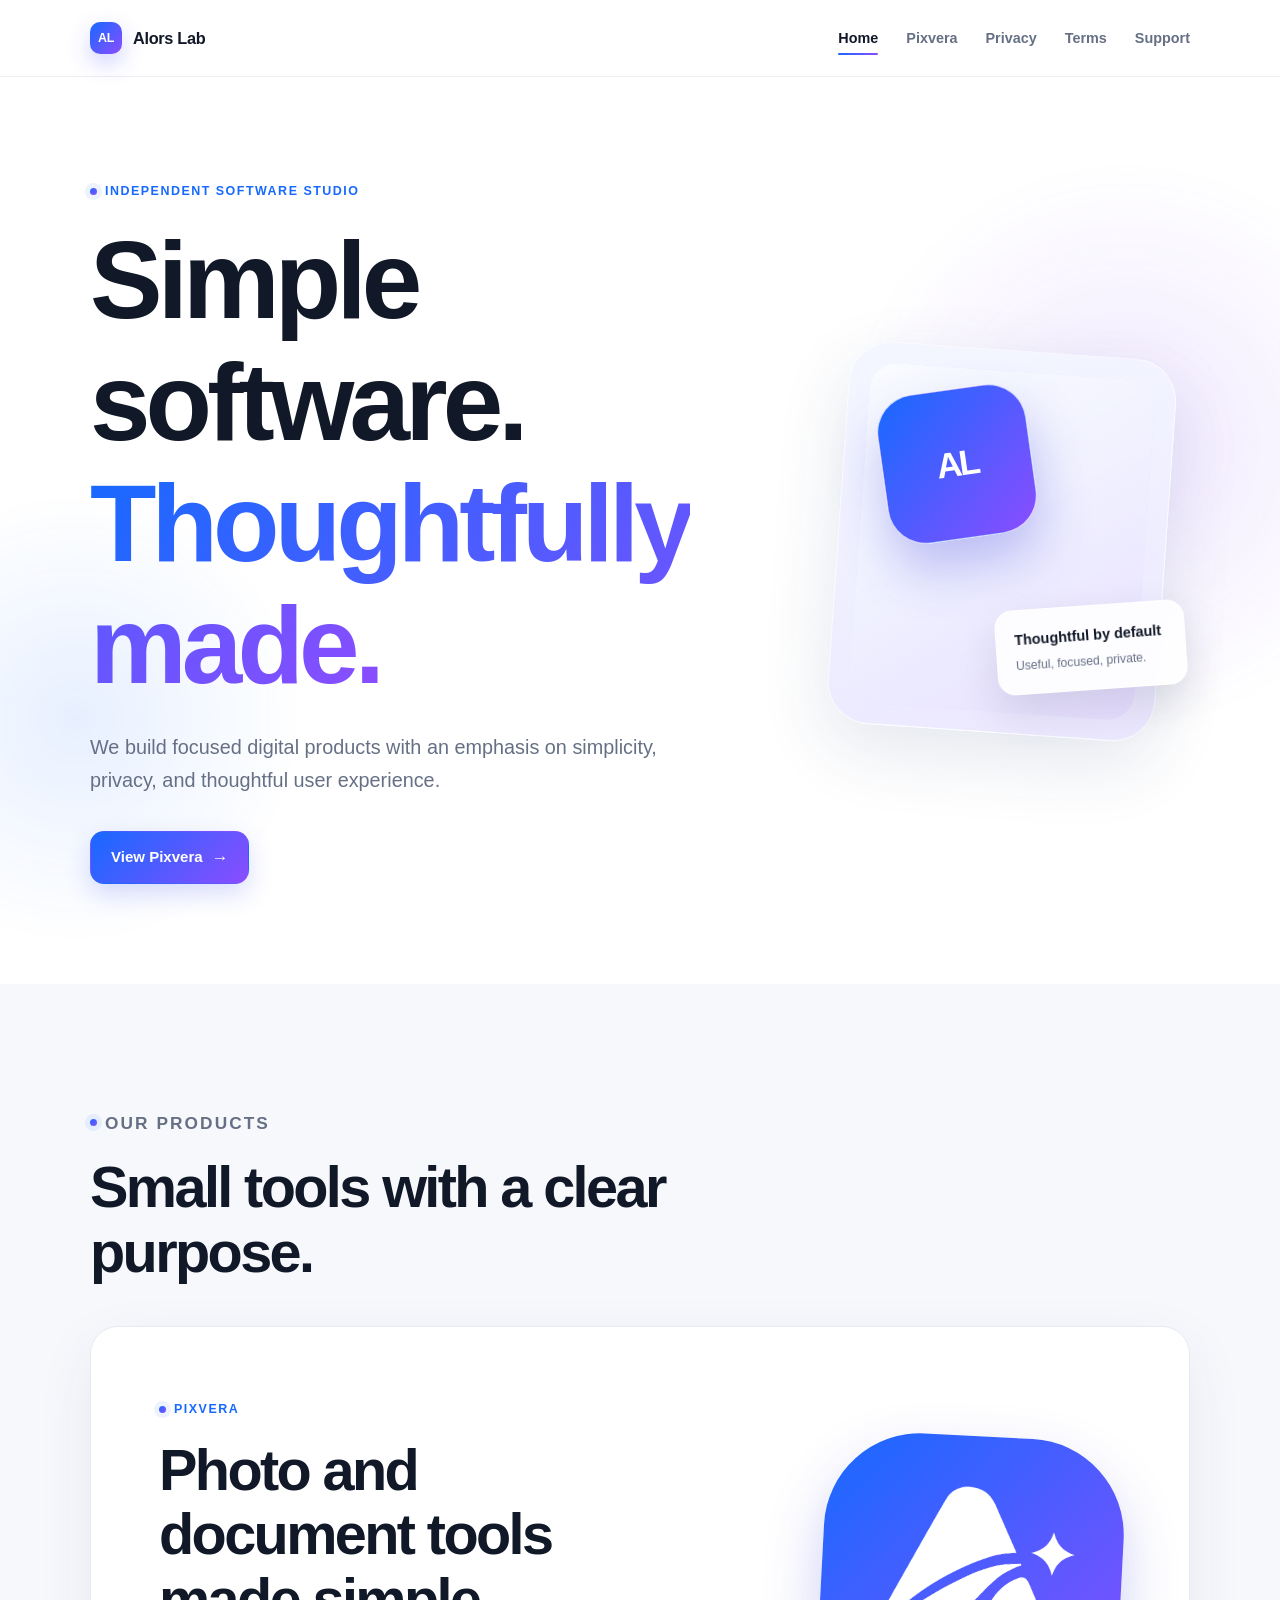
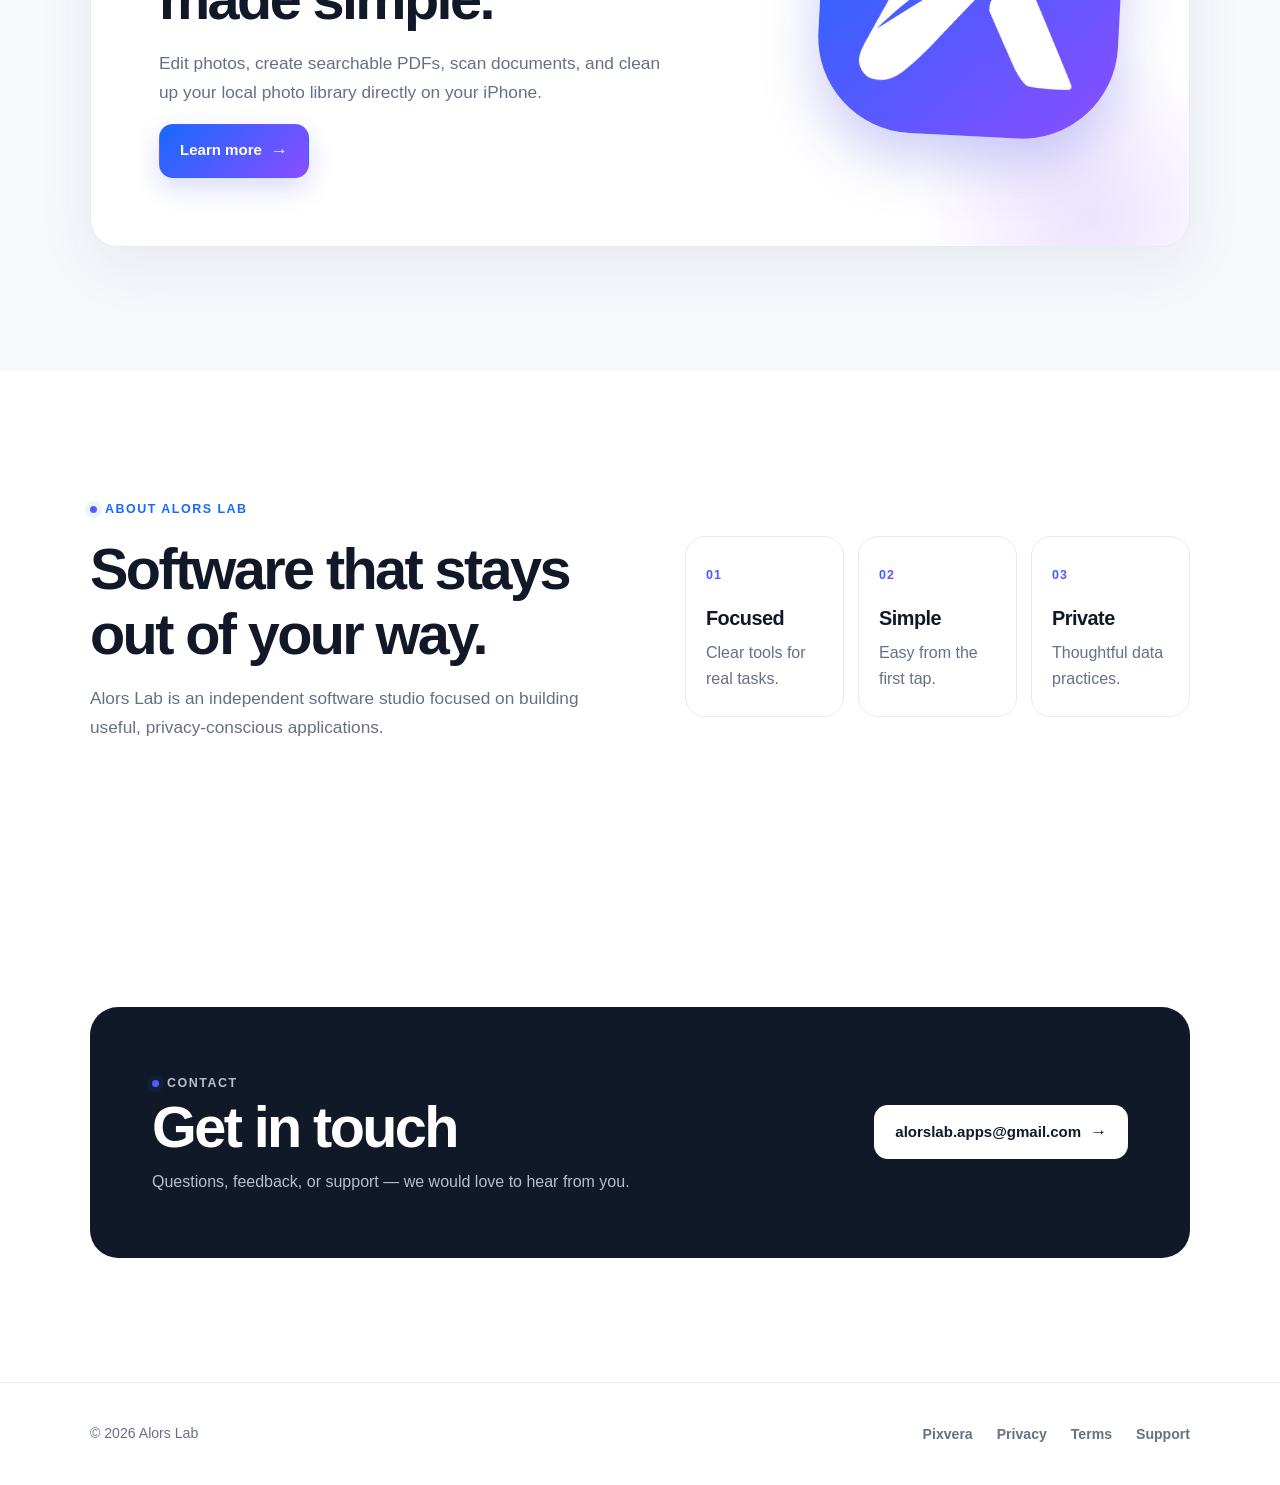
<file: index.html>
<!doctype html>
<html lang="en">
<head>
  <meta charset="utf-8">
  <meta name="viewport" content="width=device-width, initial-scale=1">
  <title>Alors Lab — Independent Software Studio</title>
  <meta name="description" content="Alors Lab builds focused, privacy-conscious software and mobile applications.">
  <meta property="og:title" content="Alors Lab — Independent Software Studio">
  <meta property="og:description" content="Simple software. Thoughtfully made.">
  <meta property="og:type" content="website">
  <link rel="icon" type="image/png" href="./assets/pixvera-logo.png">
  <link rel="stylesheet" href="./styles.css">
</head>
<body>
  <a class="skip-link" href="#main-content">Skip to content</a>
  <header class="site-header">
    <div class="container nav-wrap">
      <a class="brand" href="./" aria-label="Alors Lab home">
        <span class="brand-mark" aria-hidden="true">AL</span>
        <span>Alors Lab</span>
      </a>
      <nav aria-label="Primary navigation">
        <ul class="nav-links">
          <li><a href="./" aria-current="page">Home</a></li>
          <li><a href="./pixvera/">Pixvera</a></li>
          <li><a href="./pixvera/privacy/">Privacy</a></li>
          <li><a href="./pixvera/terms/">Terms</a></li>
          <li><a href="./pixvera/support/">Support</a></li>
        </ul>
      </nav>
    </div>
  </header>

  <main id="main-content">
    <section class="hero" aria-labelledby="home-title">
      <div class="container hero-grid">
        <div class="hero-copy">
          <p class="eyebrow">Independent software studio</p>
          <h1 id="home-title">Simple software.<br><span class="gradient-text">Thoughtfully made.</span></h1>
          <p>We build focused digital products with an emphasis on simplicity, privacy, and thoughtful user experience.</p>
          <div class="actions">
            <a class="button" href="./pixvera/">View Pixvera</a>
          </div>
        </div>
        <div class="product-visual" aria-hidden="true">
          <div class="device-card"></div>
          <div class="visual-orb">AL</div>
          <div class="visual-chip">
            <strong>Thoughtful by default</strong>
            <span>Useful, focused, private.</span>
          </div>
        </div>
      </div>
    </section>

    <section class="section section-soft" id="products" aria-labelledby="products-title">
      <div class="container">
        <div class="section-heading">
          <p class="eyebrow">Our products</p>
          <h2 id="products-title">Small tools with a clear purpose.</h2>
        </div>
        <article class="product-showcase">
          <div>
            <p class="eyebrow">Pixvera</p>
            <h2>Photo and document tools made simple.</h2>
            <p class="lead">Edit photos, create searchable PDFs, scan documents, and clean up your local photo library directly on your iPhone.</p>
            <a class="button" href="./pixvera/">Learn more</a>
          </div>
          <div class="showcase-icon" aria-hidden="true">
            <img src="./assets/pixvera-logo.png" alt="">
          </div>
        </article>
      </div>
    </section>

    <section class="section" id="about" aria-labelledby="about-title">
      <div class="container about-grid">
        <div>
          <p class="eyebrow">About Alors Lab</p>
          <h2 id="about-title">Software that stays out of your way.</h2>
          <p class="lead">Alors Lab is an independent software studio focused on building useful, privacy-conscious applications.</p>
        </div>
        <div class="principles" aria-label="Our principles">
          <article class="principle">
            <span class="principle-number">01</span>
            <h3>Focused</h3>
            <p>Clear tools for real tasks.</p>
          </article>
          <article class="principle">
            <span class="principle-number">02</span>
            <h3>Simple</h3>
            <p>Easy from the first tap.</p>
          </article>
          <article class="principle">
            <span class="principle-number">03</span>
            <h3>Private</h3>
            <p>Thoughtful data practices.</p>
          </article>
        </div>
      </div>
    </section>

    <section class="section" id="contact" aria-labelledby="contact-title">
      <div class="container">
        <div class="contact-panel">
          <div>
            <p class="eyebrow">Contact</p>
            <h2 id="contact-title">Get in touch</h2>
            <p>Questions, feedback, or support — we would love to hear from you.</p>
          </div>
          <a class="button" href="mailto:alorslab.apps@gmail.com">alorslab.apps@gmail.com</a>
        </div>
      </div>
    </section>
  </main>

  <footer class="site-footer">
    <div class="container footer-wrap">
      <p class="footer-copy">© 2026 Alors Lab</p>
      <nav aria-label="Footer navigation">
        <ul class="footer-links">
          <li><a href="./pixvera/">Pixvera</a></li>
          <li><a href="./pixvera/privacy/">Privacy</a></li>
          <li><a href="./pixvera/terms/">Terms</a></li>
          <li><a href="./pixvera/support/">Support</a></li>
        </ul>
      </nav>
    </div>
  </footer>
</body>
</html>
</file>
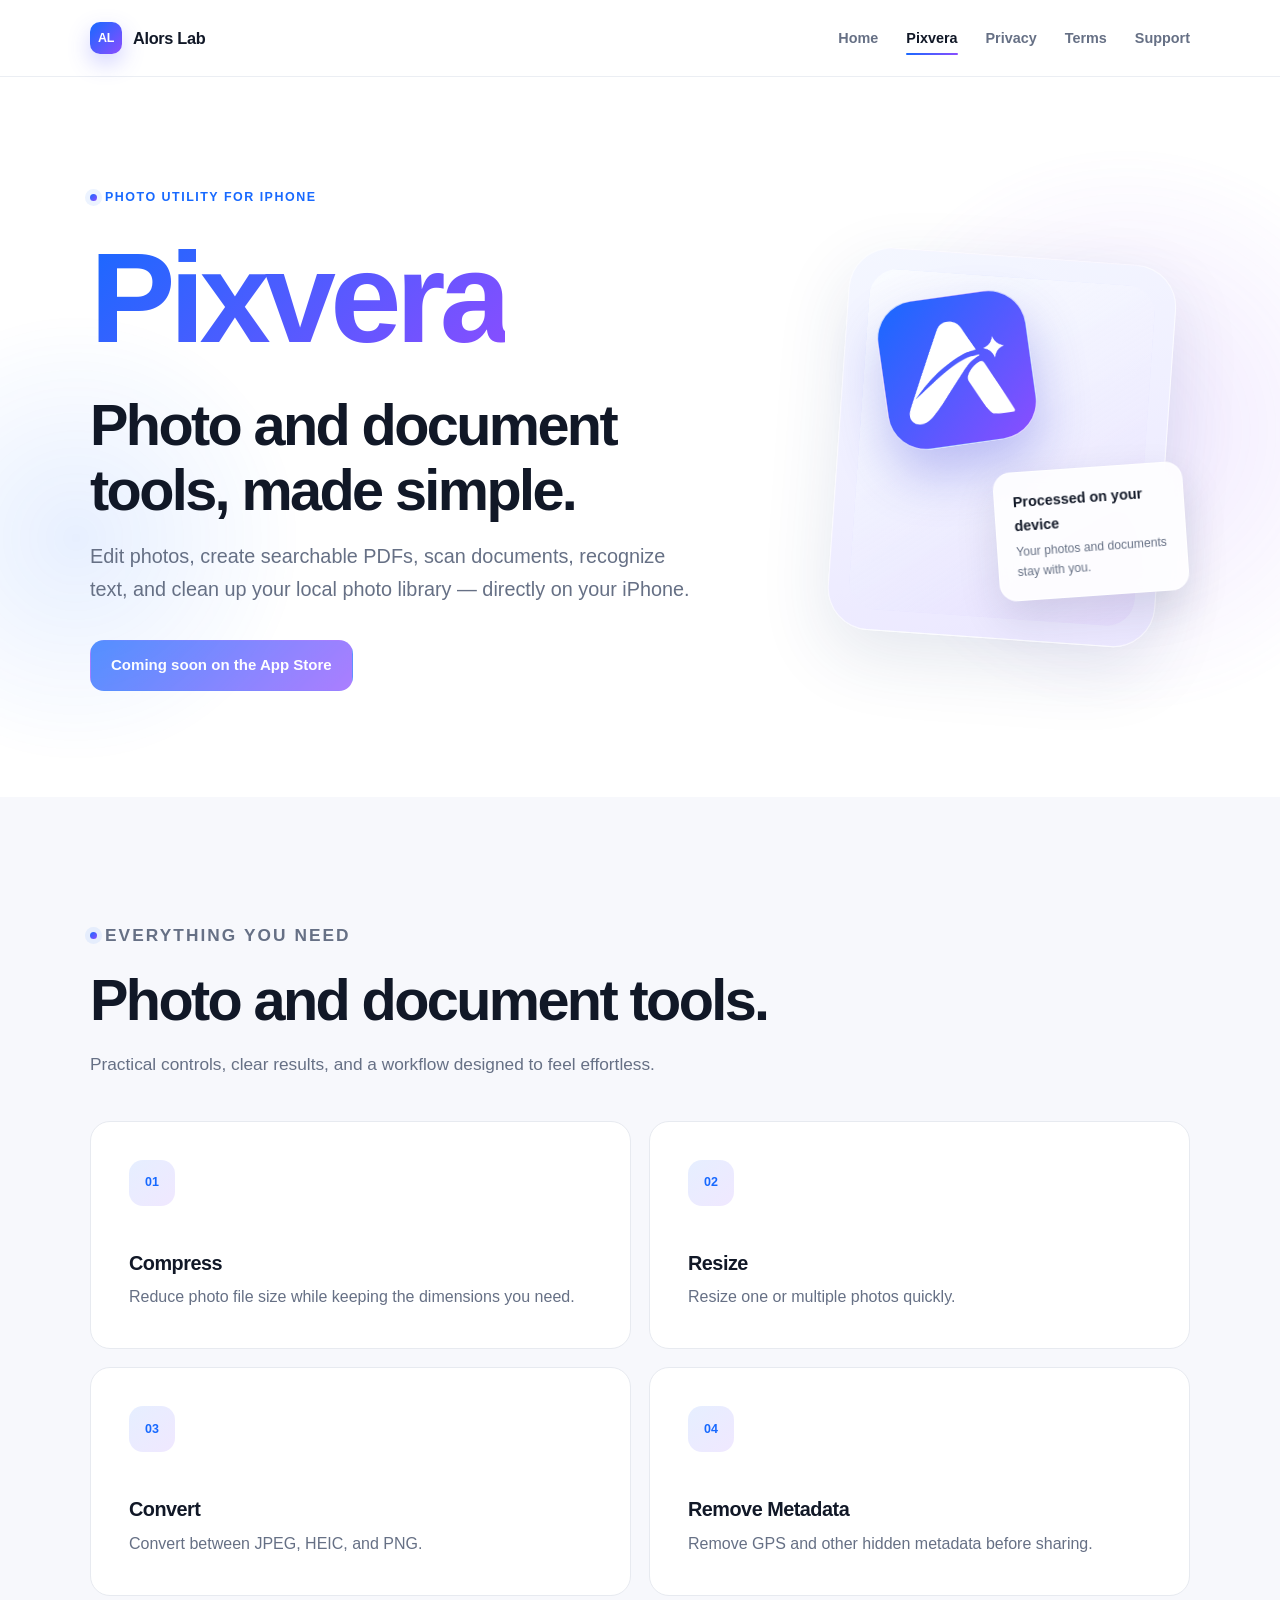
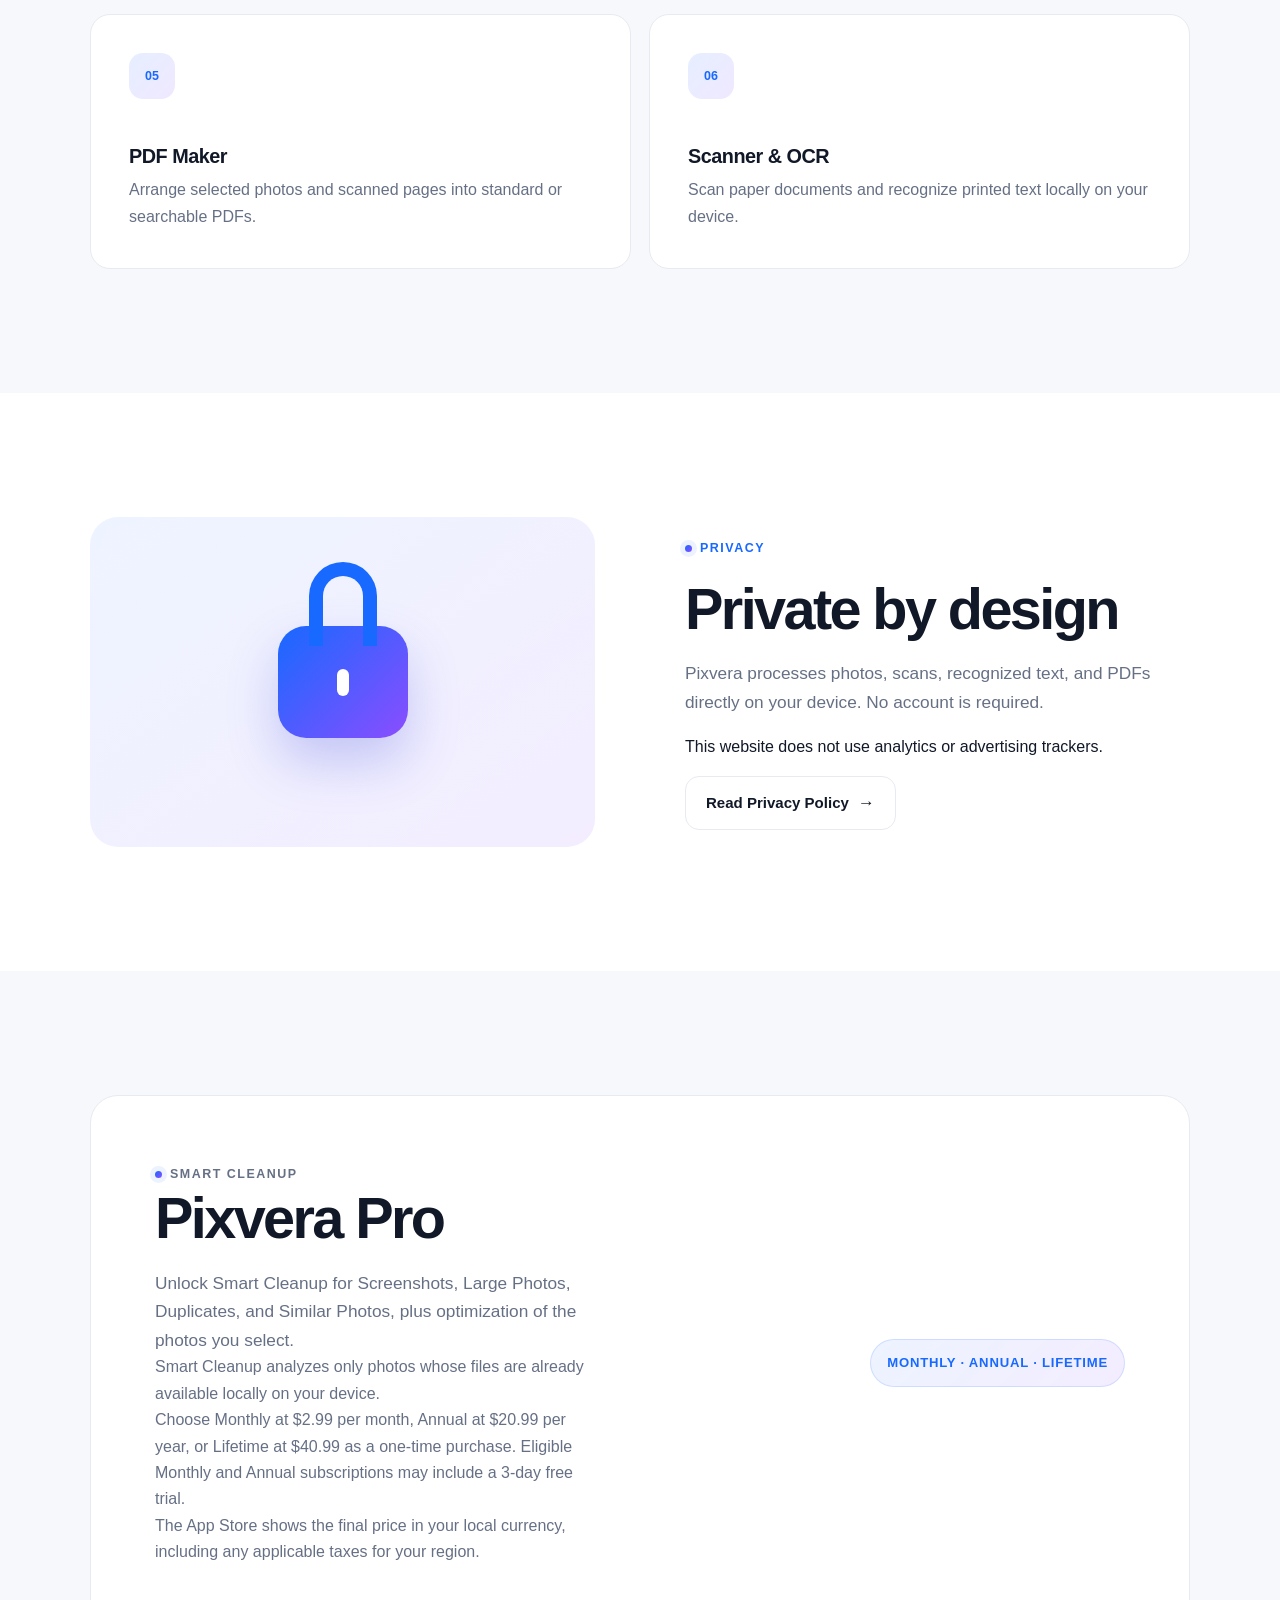
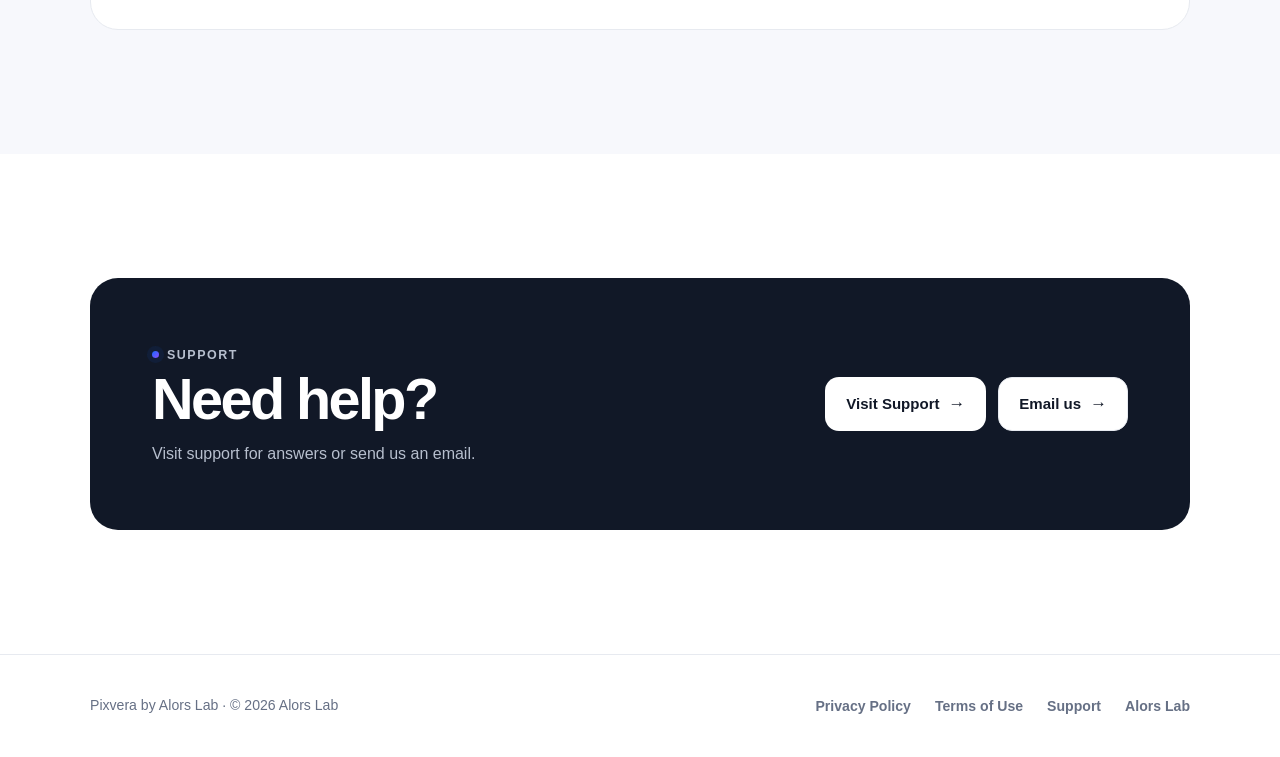
<file: pixvera/index.html>
<!doctype html>
<html lang="en">
<head>
  <meta charset="utf-8">
  <meta name="viewport" content="width=device-width, initial-scale=1">
  <title>Pixvera — Photo and Document Tools for iPhone</title>
  <meta name="description" content="Edit photos, create searchable PDFs, scan documents, recognize text, and clean up your local photo library on iPhone.">
  <meta property="og:title" content="Pixvera — Photo and Document Tools for iPhone">
  <meta property="og:description" content="Edit photos, create searchable PDFs, scan documents, recognize text, and clean up your local photo library on iPhone.">
  <meta property="og:type" content="website">
  <link rel="icon" type="image/png" href="../assets/pixvera-logo.png">
  <link rel="stylesheet" href="../styles.css">
</head>
<body>
  <a class="skip-link" href="#main-content">Skip to content</a>
  <header class="site-header">
    <div class="container nav-wrap">
      <a class="brand" href="../" aria-label="Alors Lab home">
        <span class="brand-mark" aria-hidden="true">AL</span>
        <span>Alors Lab</span>
      </a>
      <nav aria-label="Primary navigation">
        <ul class="nav-links">
          <li><a href="../">Home</a></li>
          <li><a href="./" aria-current="page">Pixvera</a></li>
          <li><a href="./privacy/">Privacy</a></li>
          <li><a href="./terms/">Terms</a></li>
          <li><a href="./support/">Support</a></li>
        </ul>
      </nav>
    </div>
  </header>

  <main id="main-content">
    <section class="hero product-hero" aria-labelledby="pixvera-title">
      <div class="container hero-grid">
        <div class="hero-copy">
          <p class="eyebrow">Photo utility for iPhone</p>
          <h1 id="pixvera-title"><span class="gradient-text">Pixvera</span></h1>
          <h2>Photo and document tools, made simple.</h2>
          <p>Edit photos, create searchable PDFs, scan documents, recognize text, and clean up your local photo library — directly on your iPhone.</p>
          <span class="button" aria-disabled="true">Coming soon on the App Store</span>
        </div>
        <div class="product-visual" aria-hidden="true">
          <div class="device-card"></div>
          <div class="visual-orb">
            <img src="../assets/pixvera-logo.png" alt="">
          </div>
          <div class="visual-chip">
            <strong>Processed on your device</strong>
            <span>Your photos and documents stay with you.</span>
          </div>
        </div>
      </div>
    </section>

    <section class="section section-soft" aria-labelledby="features-title">
      <div class="container">
        <div class="section-heading">
          <p class="eyebrow">Everything you need</p>
          <h2 id="features-title">Photo and document tools.</h2>
          <p>Practical controls, clear results, and a workflow designed to feel effortless.</p>
        </div>
        <div class="feature-grid">
          <article class="feature-card">
            <span class="feature-icon" aria-hidden="true">01</span>
            <h3>Compress</h3>
            <p>Reduce photo file size while keeping the dimensions you need.</p>
          </article>
          <article class="feature-card">
            <span class="feature-icon" aria-hidden="true">02</span>
            <h3>Resize</h3>
            <p>Resize one or multiple photos quickly.</p>
          </article>
          <article class="feature-card">
            <span class="feature-icon" aria-hidden="true">03</span>
            <h3>Convert</h3>
            <p>Convert between JPEG, HEIC, and PNG.</p>
          </article>
          <article class="feature-card">
            <span class="feature-icon" aria-hidden="true">04</span>
            <h3>Remove Metadata</h3>
            <p>Remove GPS and other hidden metadata before sharing.</p>
          </article>
          <article class="feature-card">
            <span class="feature-icon" aria-hidden="true">05</span>
            <h3>PDF Maker</h3>
            <p>Arrange selected photos and scanned pages into standard or searchable PDFs.</p>
          </article>
          <article class="feature-card">
            <span class="feature-icon" aria-hidden="true">06</span>
            <h3>Scanner &amp; OCR</h3>
            <p>Scan paper documents and recognize printed text locally on your device.</p>
          </article>
        </div>
      </div>
    </section>

    <section class="section" aria-labelledby="privacy-title">
      <div class="container privacy-grid">
        <div class="privacy-visual" aria-hidden="true">
          <div class="privacy-symbol"></div>
        </div>
        <div>
          <p class="eyebrow">Privacy</p>
          <h2 id="privacy-title">Private by design</h2>
          <p class="lead">Pixvera processes photos, scans, recognized text, and PDFs directly on your device. No account is required.</p>
          <p>This website does not use analytics or advertising trackers.</p>
          <a class="button button-secondary" href="./privacy/">Read Privacy Policy</a>
        </div>
      </div>
    </section>

    <section class="section section-soft" aria-labelledby="pro-title">
      <div class="container">
        <div class="pro-card">
          <div>
            <p class="eyebrow">Smart Cleanup</p>
            <h2 id="pro-title">Pixvera Pro</h2>
            <p class="lead">Unlock Smart Cleanup for Screenshots, Large Photos, Duplicates, and Similar Photos, plus optimization of the photos you select.</p>
            <p>Smart Cleanup analyzes only photos whose files are already available locally on your device.</p>
            <p>Choose Monthly at $2.99 per month, Annual at $20.99 per year, or Lifetime at $40.99 as a one-time purchase. Eligible Monthly and Annual subscriptions may include a 3-day free trial.</p>
            <p>The App Store shows the final price in your local currency, including any applicable taxes for your region.</p>
          </div>
          <span class="pro-label">Monthly · Annual · Lifetime</span>
        </div>
      </div>
    </section>

    <section class="section" aria-labelledby="support-title">
      <div class="container">
        <div class="contact-panel">
          <div>
            <p class="eyebrow">Support</p>
            <h2 id="support-title">Need help?</h2>
            <p>Visit support for answers or send us an email.</p>
          </div>
          <div class="actions">
            <a class="button" href="./support/">Visit Support</a>
            <a class="button button-secondary" href="mailto:alorslab.apps@gmail.com">Email us</a>
          </div>
        </div>
      </div>
    </section>
  </main>

  <footer class="site-footer">
    <div class="container footer-wrap">
      <p class="footer-copy">Pixvera by Alors Lab · © 2026 Alors Lab</p>
      <nav aria-label="Footer navigation">
        <ul class="footer-links">
          <li><a href="./privacy/">Privacy Policy</a></li>
          <li><a href="./terms/">Terms of Use</a></li>
          <li><a href="./support/">Support</a></li>
          <li><a href="../">Alors Lab</a></li>
        </ul>
      </nav>
    </div>
  </footer>
</body>
</html>
</file>
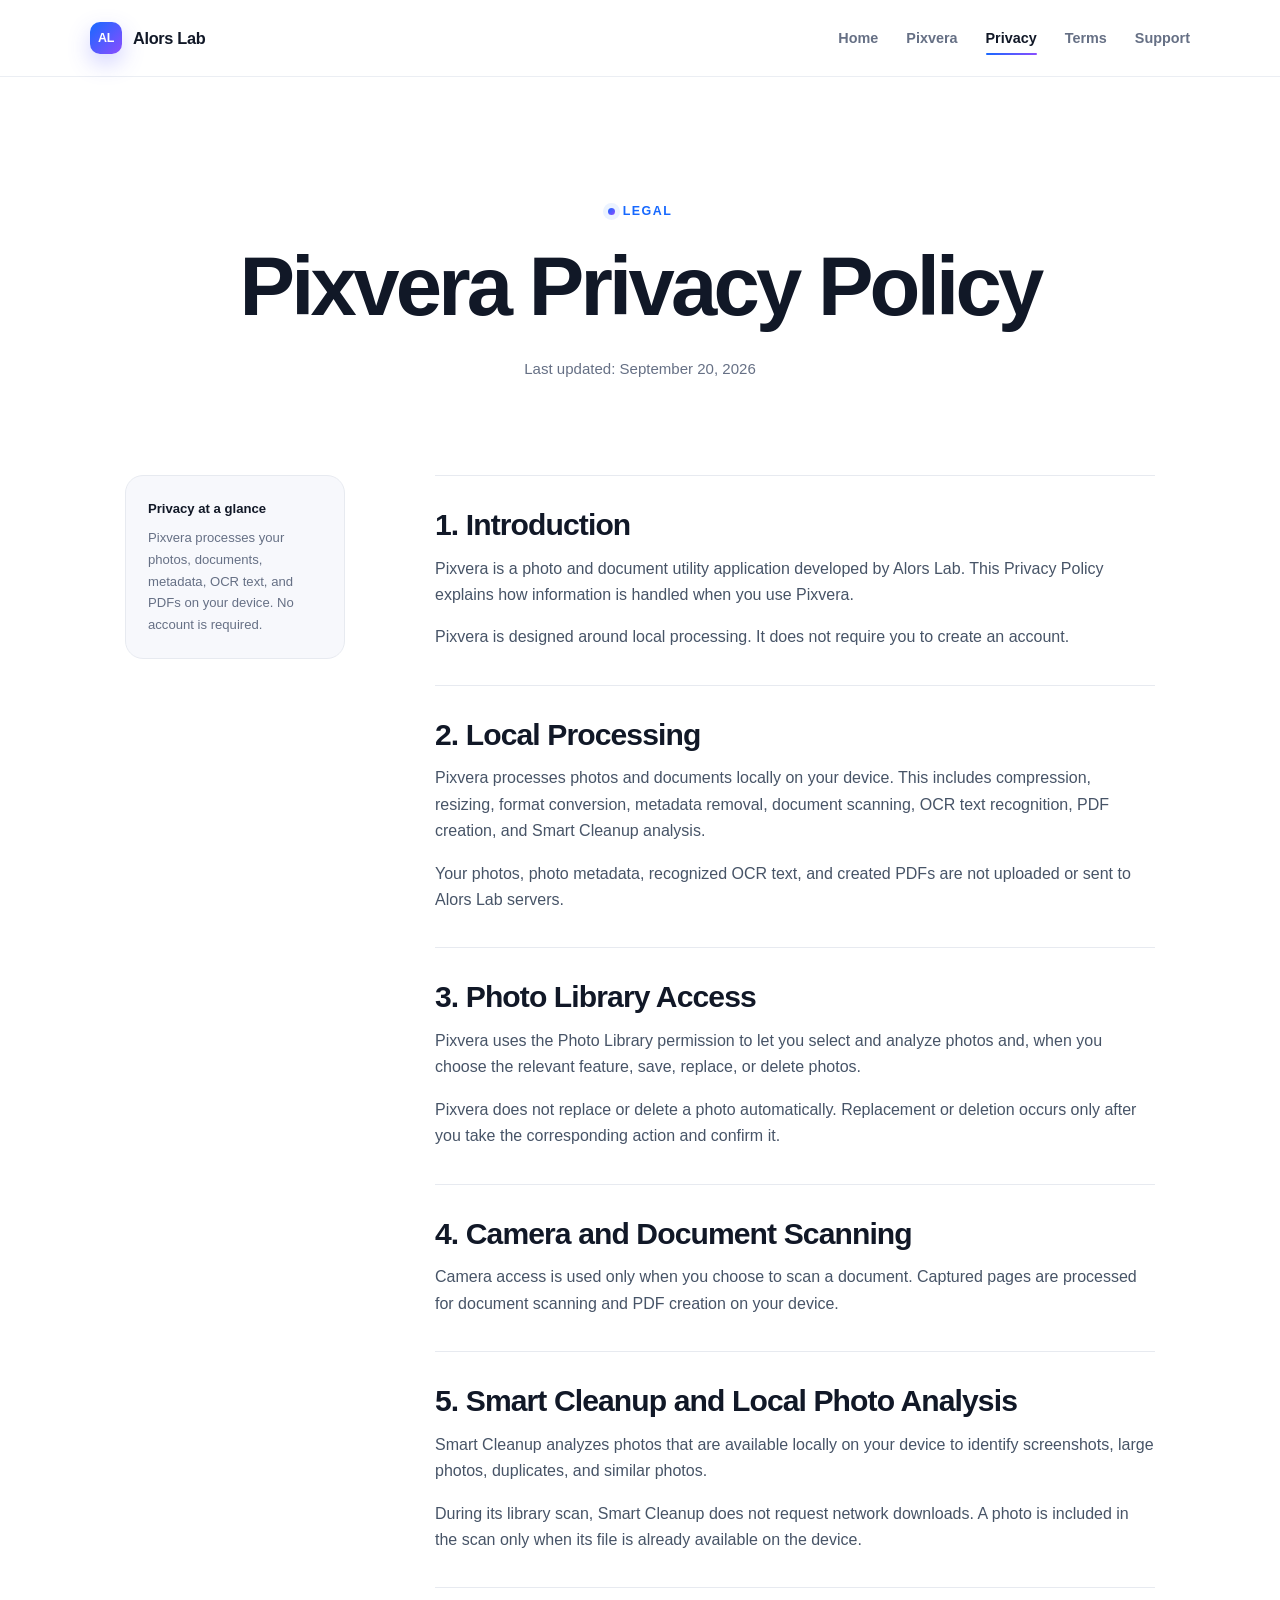
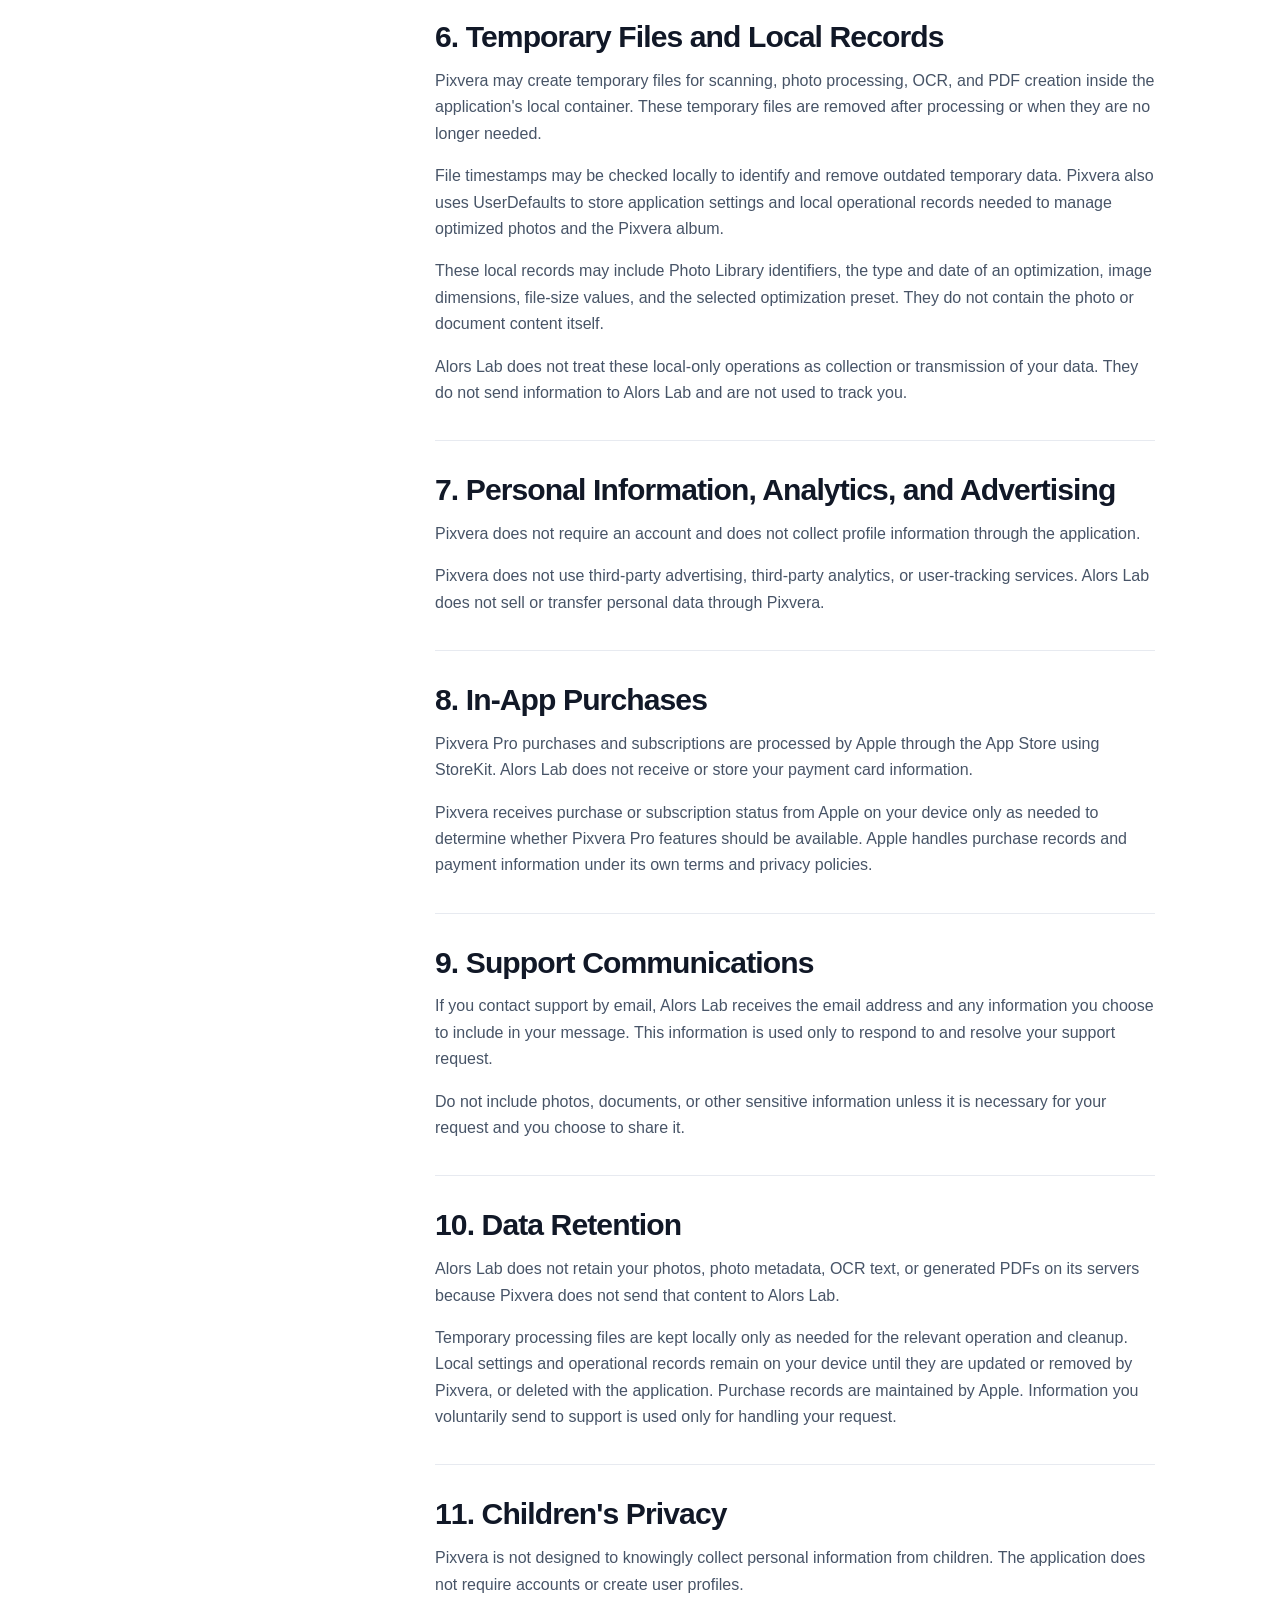
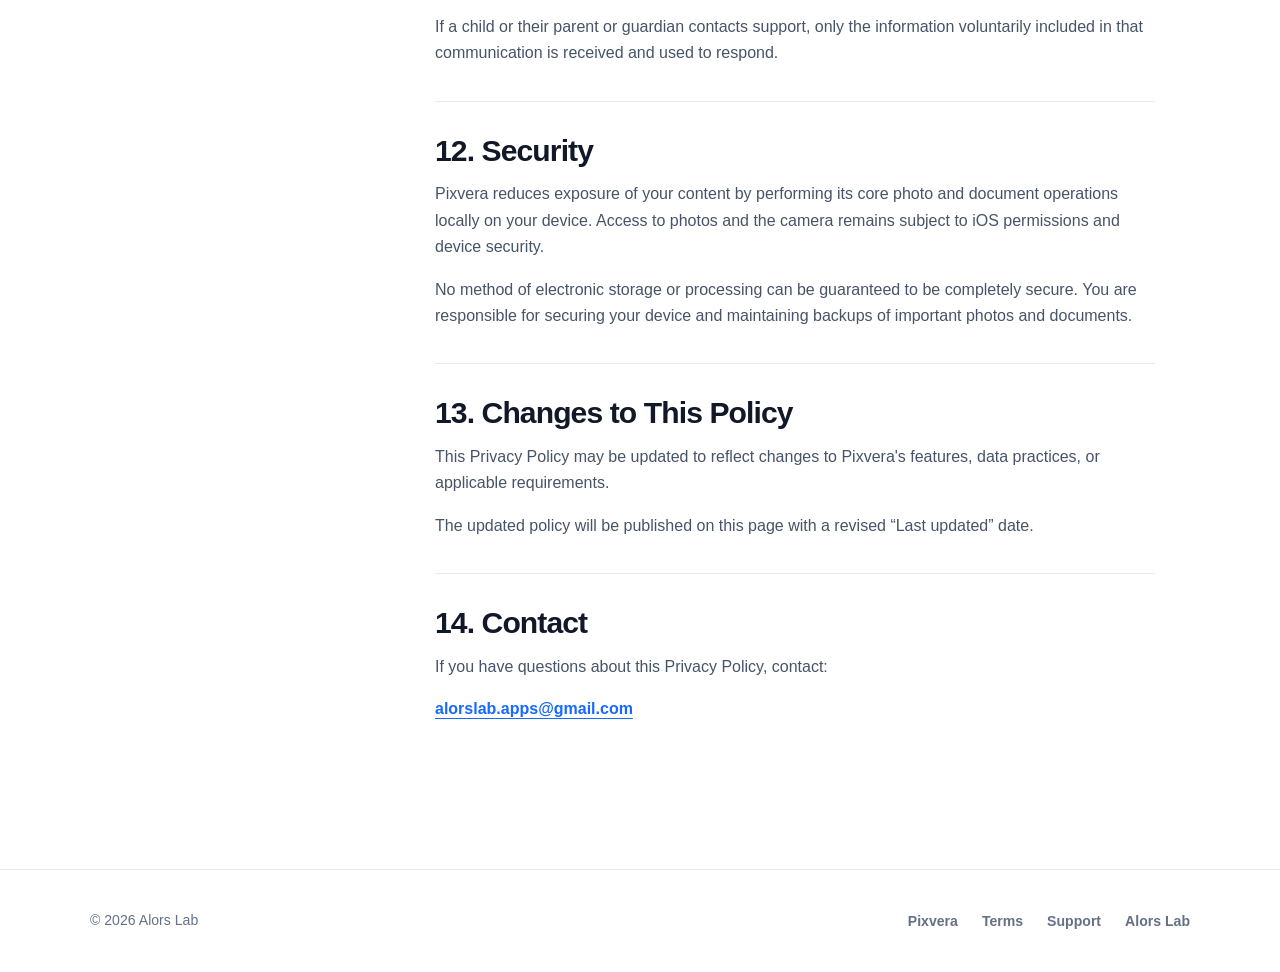
<file: pixvera/privacy/index.html>
<!doctype html>
<html lang="en">
<head>
  <meta charset="utf-8">
  <meta name="viewport" content="width=device-width, initial-scale=1">
  <title>Pixvera Privacy Policy — Alors Lab</title>
  <meta name="description" content="Learn how Pixvera handles photos, image metadata, and personal information.">
  <meta property="og:title" content="Pixvera Privacy Policy — Alors Lab">
  <meta property="og:description" content="Learn how Pixvera handles photos, image metadata, and personal information.">
  <meta property="og:type" content="website">
  <link rel="icon" type="image/png" href="../../assets/pixvera-logo.png">
  <link rel="stylesheet" href="../../styles.css">
</head>
<body>
  <a class="skip-link" href="#main-content">Skip to content</a>
  <header class="site-header">
    <div class="container nav-wrap">
      <a class="brand" href="../../" aria-label="Alors Lab home">
        <span class="brand-mark" aria-hidden="true">AL</span>
        <span>Alors Lab</span>
      </a>
      <nav aria-label="Primary navigation">
        <ul class="nav-links">
          <li><a href="../../">Home</a></li>
          <li><a href="../">Pixvera</a></li>
          <li><a href="./" aria-current="page">Privacy</a></li>
          <li><a href="../terms/">Terms</a></li>
          <li><a href="../support/">Support</a></li>
        </ul>
      </nav>
    </div>
  </header>

  <main id="main-content">
    <header class="legal-hero container">
      <p class="eyebrow">Legal</p>
      <h1>Pixvera Privacy Policy</h1>
      <p class="updated">Last updated: September 20, 2026</p>
    </header>

    <div class="container legal-layout">
      <aside class="legal-index" aria-label="Document information">
        <strong>Privacy at a glance</strong>
        <p>Pixvera processes your photos, documents, metadata, OCR text, and PDFs on your device. No account is required.</p>
      </aside>
      <article class="legal-content">
        <section aria-labelledby="privacy-1">
          <h2 id="privacy-1">1. Introduction</h2>
          <p>Pixvera is a photo and document utility application developed by Alors Lab. This Privacy Policy explains how information is handled when you use Pixvera.</p>
          <p>Pixvera is designed around local processing. It does not require you to create an account.</p>
        </section>

        <section aria-labelledby="privacy-2">
          <h2 id="privacy-2">2. Local Processing</h2>
          <p>Pixvera processes photos and documents locally on your device. This includes compression, resizing, format conversion, metadata removal, document scanning, OCR text recognition, PDF creation, and Smart Cleanup analysis.</p>
          <p>Your photos, photo metadata, recognized OCR text, and created PDFs are not uploaded or sent to Alors Lab servers.</p>
        </section>

        <section aria-labelledby="privacy-3">
          <h2 id="privacy-3">3. Photo Library Access</h2>
          <p>Pixvera uses the Photo Library permission to let you select and analyze photos and, when you choose the relevant feature, save, replace, or delete photos.</p>
          <p>Pixvera does not replace or delete a photo automatically. Replacement or deletion occurs only after you take the corresponding action and confirm it.</p>
        </section>

        <section aria-labelledby="privacy-4">
          <h2 id="privacy-4">4. Camera and Document Scanning</h2>
          <p>Camera access is used only when you choose to scan a document. Captured pages are processed for document scanning and PDF creation on your device.</p>
        </section>

        <section aria-labelledby="privacy-5">
          <h2 id="privacy-5">5. Smart Cleanup and Local Photo Analysis</h2>
          <p>Smart Cleanup analyzes photos that are available locally on your device to identify screenshots, large photos, duplicates, and similar photos.</p>
          <p>During its library scan, Smart Cleanup does not request network downloads. A photo is included in the scan only when its file is already available on the device.</p>
        </section>

        <section aria-labelledby="privacy-6">
          <h2 id="privacy-6">6. Temporary Files and Local Records</h2>
          <p>Pixvera may create temporary files for scanning, photo processing, OCR, and PDF creation inside the application's local container. These temporary files are removed after processing or when they are no longer needed.</p>
          <p>File timestamps may be checked locally to identify and remove outdated temporary data. Pixvera also uses UserDefaults to store application settings and local operational records needed to manage optimized photos and the Pixvera album.</p>
          <p>These local records may include Photo Library identifiers, the type and date of an optimization, image dimensions, file-size values, and the selected optimization preset. They do not contain the photo or document content itself.</p>
          <p>Alors Lab does not treat these local-only operations as collection or transmission of your data. They do not send information to Alors Lab and are not used to track you.</p>
        </section>

        <section aria-labelledby="privacy-7">
          <h2 id="privacy-7">7. Personal Information, Analytics, and Advertising</h2>
          <p>Pixvera does not require an account and does not collect profile information through the application.</p>
          <p>Pixvera does not use third-party advertising, third-party analytics, or user-tracking services. Alors Lab does not sell or transfer personal data through Pixvera.</p>
        </section>

        <section aria-labelledby="privacy-8">
          <h2 id="privacy-8">8. In-App Purchases</h2>
          <p>Pixvera Pro purchases and subscriptions are processed by Apple through the App Store using StoreKit. Alors Lab does not receive or store your payment card information.</p>
          <p>Pixvera receives purchase or subscription status from Apple on your device only as needed to determine whether Pixvera Pro features should be available. Apple handles purchase records and payment information under its own terms and privacy policies.</p>
        </section>

        <section aria-labelledby="privacy-9">
          <h2 id="privacy-9">9. Support Communications</h2>
          <p>If you contact support by email, Alors Lab receives the email address and any information you choose to include in your message. This information is used only to respond to and resolve your support request.</p>
          <p>Do not include photos, documents, or other sensitive information unless it is necessary for your request and you choose to share it.</p>
        </section>

        <section aria-labelledby="privacy-10">
          <h2 id="privacy-10">10. Data Retention</h2>
          <p>Alors Lab does not retain your photos, photo metadata, OCR text, or generated PDFs on its servers because Pixvera does not send that content to Alors Lab.</p>
          <p>Temporary processing files are kept locally only as needed for the relevant operation and cleanup. Local settings and operational records remain on your device until they are updated or removed by Pixvera, or deleted with the application. Purchase records are maintained by Apple. Information you voluntarily send to support is used only for handling your request.</p>
        </section>

        <section aria-labelledby="privacy-11">
          <h2 id="privacy-11">11. Children's Privacy</h2>
          <p>Pixvera is not designed to knowingly collect personal information from children. The application does not require accounts or create user profiles.</p>
          <p>If a child or their parent or guardian contacts support, only the information voluntarily included in that communication is received and used to respond.</p>
        </section>

        <section aria-labelledby="privacy-12">
          <h2 id="privacy-12">12. Security</h2>
          <p>Pixvera reduces exposure of your content by performing its core photo and document operations locally on your device. Access to photos and the camera remains subject to iOS permissions and device security.</p>
          <p>No method of electronic storage or processing can be guaranteed to be completely secure. You are responsible for securing your device and maintaining backups of important photos and documents.</p>
        </section>

        <section aria-labelledby="privacy-13">
          <h2 id="privacy-13">13. Changes to This Policy</h2>
          <p>This Privacy Policy may be updated to reflect changes to Pixvera's features, data practices, or applicable requirements.</p>
          <p>The updated policy will be published on this page with a revised “Last updated” date.</p>
        </section>

        <section aria-labelledby="privacy-14">
          <h2 id="privacy-14">14. Contact</h2>
          <p>If you have questions about this Privacy Policy, contact:</p>
          <p><a class="email-link" href="mailto:alorslab.apps@gmail.com">alorslab.apps@gmail.com</a></p>
        </section>
      </article>
    </div>
  </main>

  <footer class="site-footer">
    <div class="container footer-wrap">
      <p class="footer-copy">© 2026 Alors Lab</p>
      <nav aria-label="Footer navigation">
        <ul class="footer-links">
          <li><a href="../">Pixvera</a></li>
          <li><a href="../terms/">Terms</a></li>
          <li><a href="../support/">Support</a></li>
          <li><a href="../../">Alors Lab</a></li>
        </ul>
      </nav>
    </div>
  </footer>
</body>
</html>
</file>
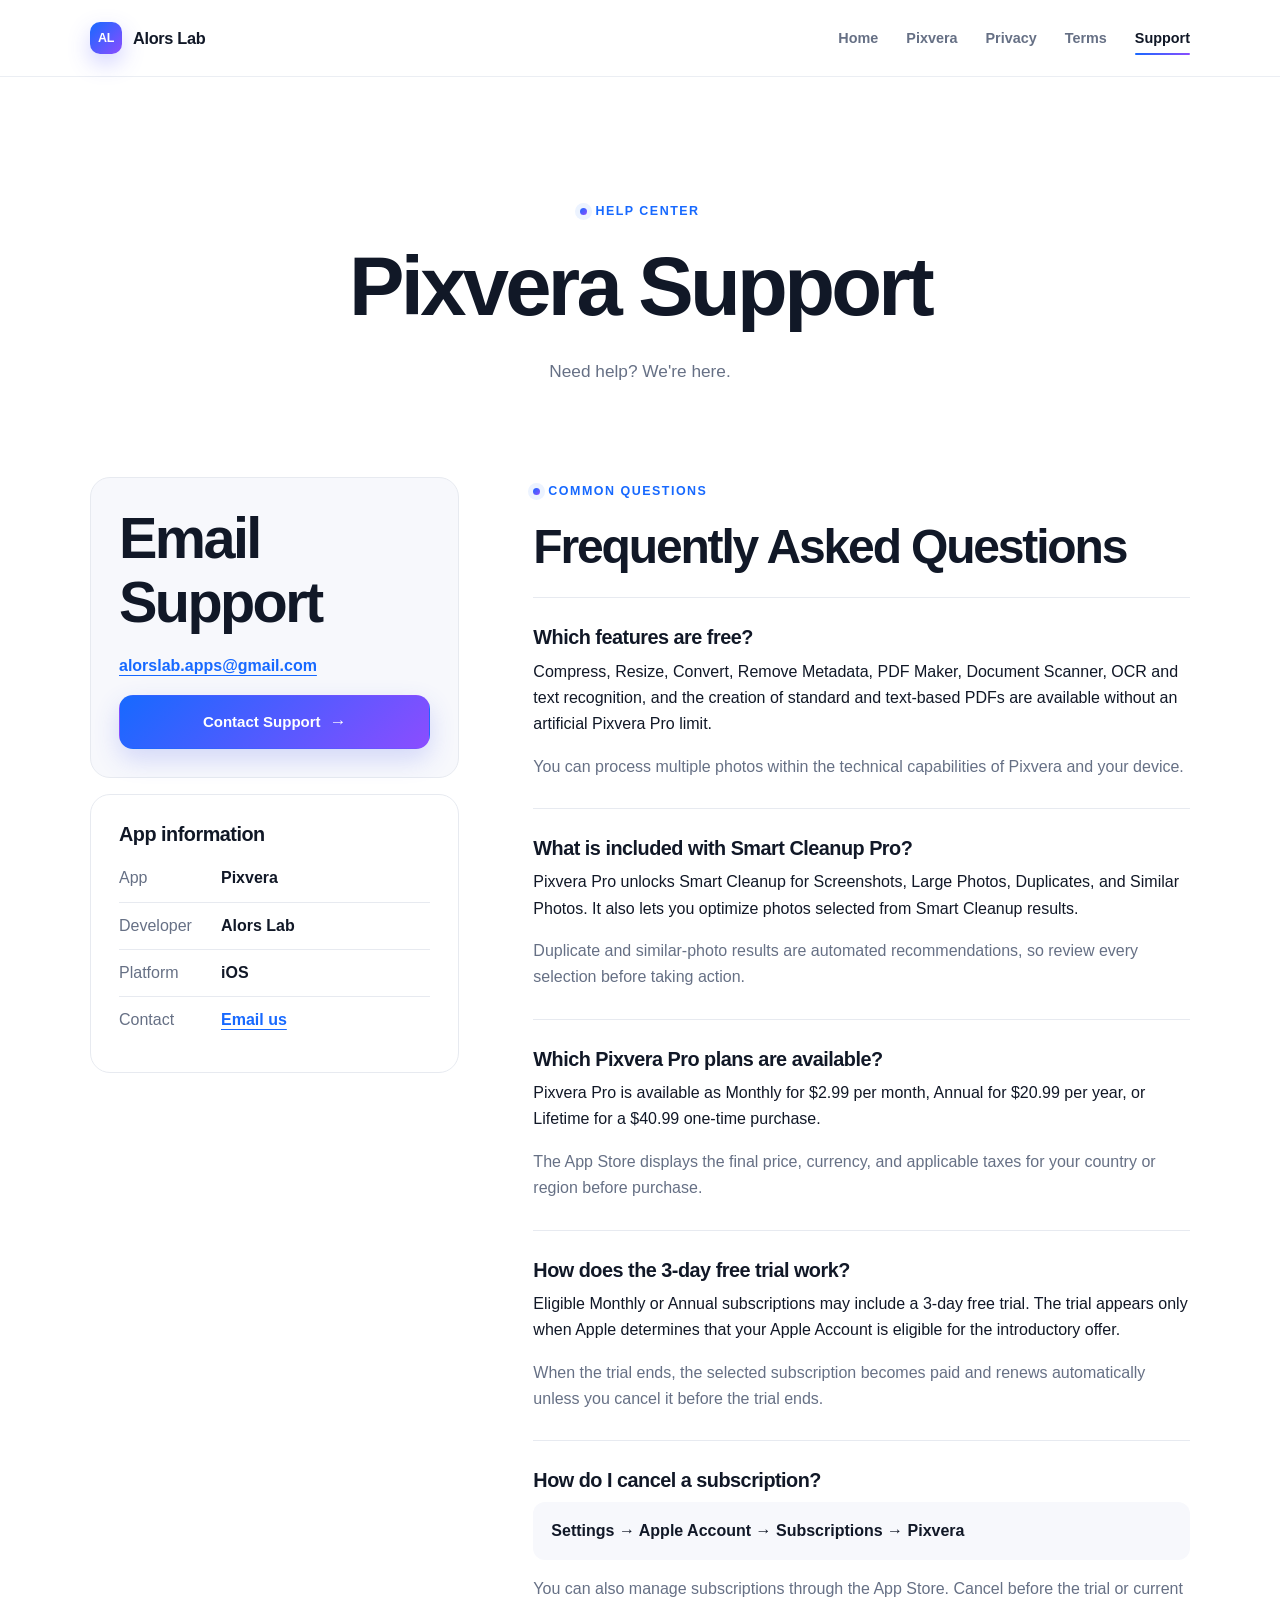
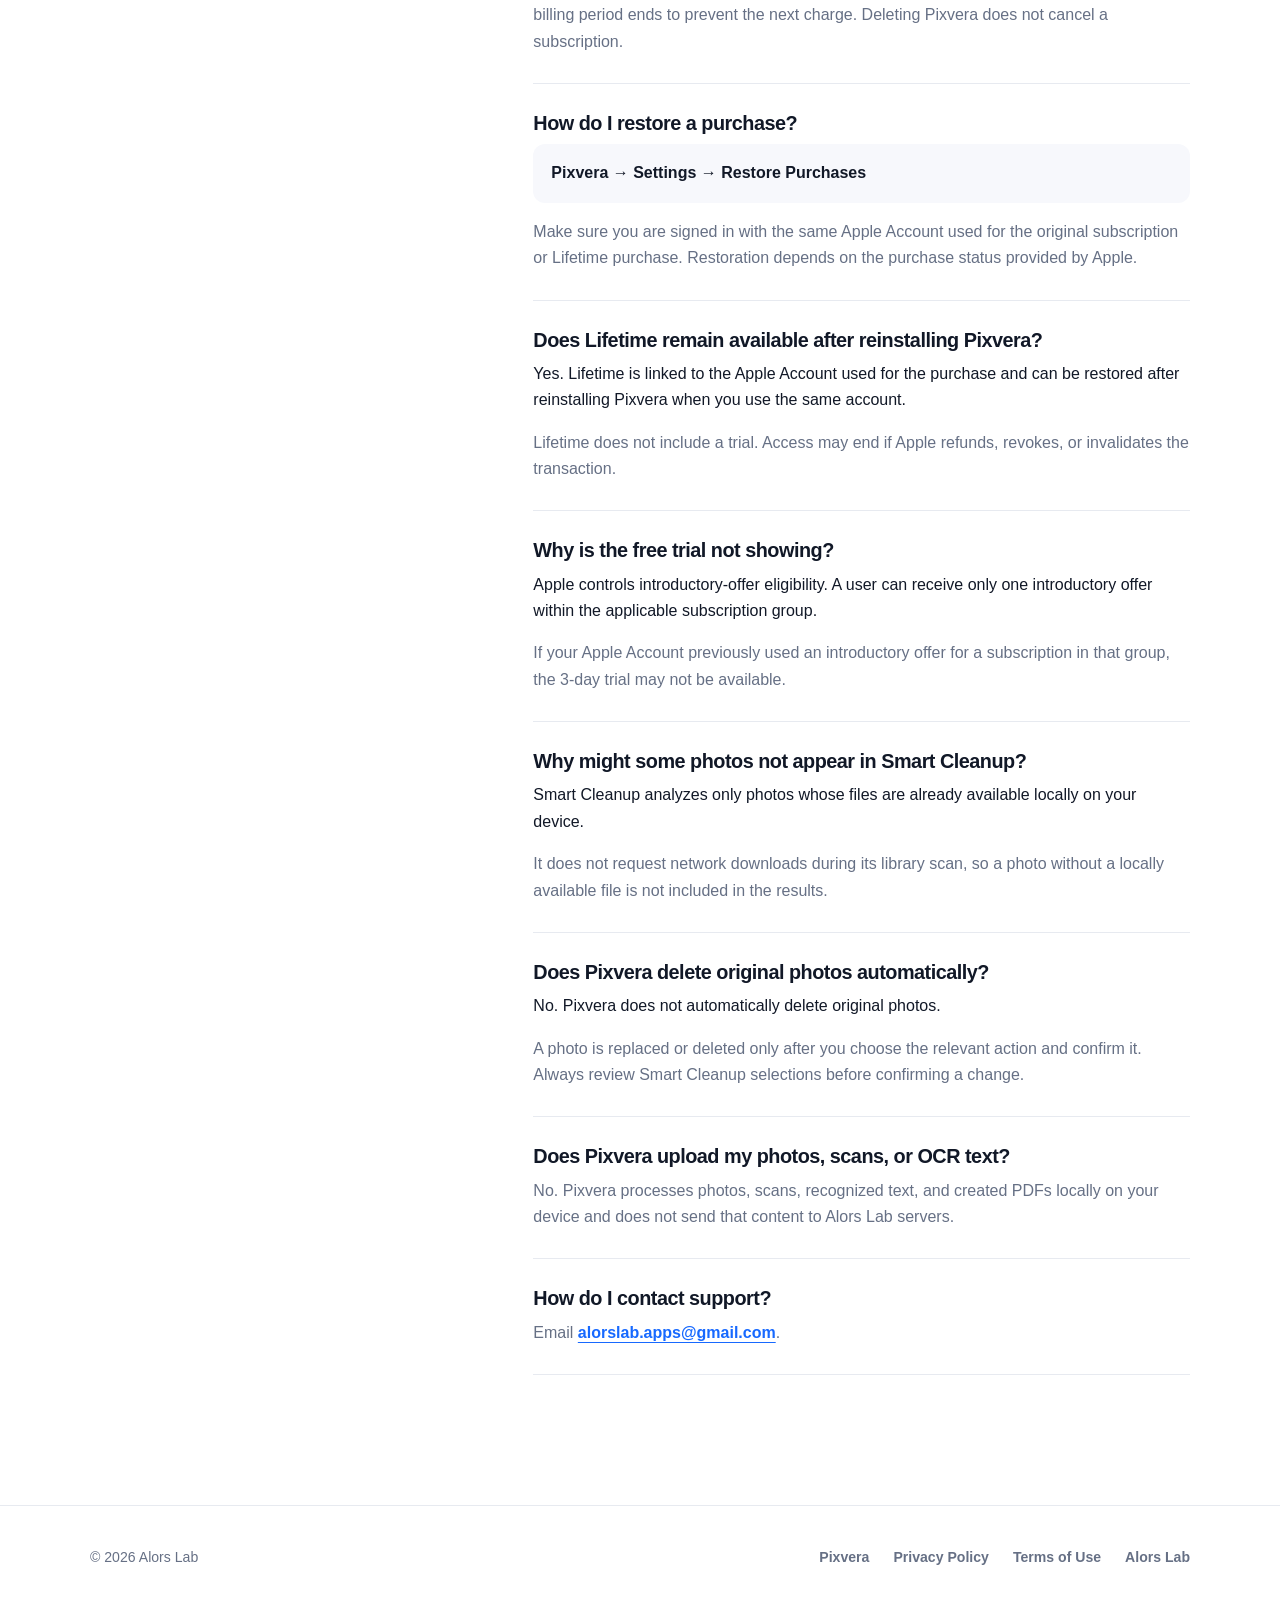
<file: pixvera/support/index.html>
<!doctype html>
<html lang="en">
<head>
  <meta charset="utf-8">
  <meta name="viewport" content="width=device-width, initial-scale=1">
  <title>Pixvera Support — Alors Lab</title>
  <meta name="description" content="Get help with Pixvera and find answers to frequently asked questions.">
  <meta property="og:title" content="Pixvera Support — Alors Lab">
  <meta property="og:description" content="Get help with Pixvera and find answers to frequently asked questions.">
  <meta property="og:type" content="website">
  <link rel="icon" type="image/png" href="../../assets/pixvera-logo.png">
  <link rel="stylesheet" href="../../styles.css">
</head>
<body>
  <a class="skip-link" href="#main-content">Skip to content</a>
  <header class="site-header">
    <div class="container nav-wrap">
      <a class="brand" href="../../" aria-label="Alors Lab home">
        <span class="brand-mark" aria-hidden="true">AL</span>
        <span>Alors Lab</span>
      </a>
      <nav aria-label="Primary navigation">
        <ul class="nav-links">
          <li><a href="../../">Home</a></li>
          <li><a href="../">Pixvera</a></li>
          <li><a href="../privacy/">Privacy</a></li>
          <li><a href="../terms/">Terms</a></li>
          <li><a href="./" aria-current="page">Support</a></li>
        </ul>
      </nav>
    </div>
  </header>

  <main id="main-content">
    <header class="support-hero container">
      <p class="eyebrow">Help center</p>
      <h1>Pixvera Support</h1>
      <p class="lead">Need help? We're here.</p>
    </header>

    <div class="container support-layout">
      <aside class="support-sidebar">
        <section class="email-card" aria-labelledby="email-support-title">
          <h2 id="email-support-title">Email Support</h2>
          <p><a class="email-link" href="mailto:alorslab.apps@gmail.com">alorslab.apps@gmail.com</a></p>
          <a class="button" href="mailto:alorslab.apps@gmail.com">Contact Support</a>
        </section>

        <section class="app-info" aria-labelledby="app-info-title">
          <h3 id="app-info-title">App information</h3>
          <dl class="info-list">
            <div class="info-row"><dt>App</dt><dd>Pixvera</dd></div>
            <div class="info-row"><dt>Developer</dt><dd>Alors Lab</dd></div>
            <div class="info-row"><dt>Platform</dt><dd>iOS</dd></div>
            <div class="info-row"><dt>Contact</dt><dd><a class="email-link" href="mailto:alorslab.apps@gmail.com">Email us</a></dd></div>
          </dl>
        </section>
      </aside>

      <section class="faq" aria-labelledby="faq-title">
        <p class="eyebrow">Common questions</p>
        <h2 id="faq-title">Frequently Asked Questions</h2>

        <article class="faq-item">
          <h3>Which features are free?</h3>
          <p>Compress, Resize, Convert, Remove Metadata, PDF Maker, Document Scanner, OCR and text recognition, and the creation of standard and text-based PDFs are available without an artificial Pixvera Pro limit.</p>
          <p>You can process multiple photos within the technical capabilities of Pixvera and your device.</p>
        </article>

        <article class="faq-item">
          <h3>What is included with Smart Cleanup Pro?</h3>
          <p>Pixvera Pro unlocks Smart Cleanup for Screenshots, Large Photos, Duplicates, and Similar Photos. It also lets you optimize photos selected from Smart Cleanup results.</p>
          <p>Duplicate and similar-photo results are automated recommendations, so review every selection before taking action.</p>
        </article>

        <article class="faq-item">
          <h3>Which Pixvera Pro plans are available?</h3>
          <p>Pixvera Pro is available as Monthly for $2.99 per month, Annual for $20.99 per year, or Lifetime for a $40.99 one-time purchase.</p>
          <p>The App Store displays the final price, currency, and applicable taxes for your country or region before purchase.</p>
        </article>

        <article class="faq-item">
          <h3>How does the 3-day free trial work?</h3>
          <p>Eligible Monthly or Annual subscriptions may include a 3-day free trial. The trial appears only when Apple determines that your Apple Account is eligible for the introductory offer.</p>
          <p>When the trial ends, the selected subscription becomes paid and renews automatically unless you cancel it before the trial ends.</p>
        </article>

        <article class="faq-item">
          <h3>How do I cancel a subscription?</h3>
          <p class="steps">Settings → Apple Account → Subscriptions → Pixvera</p>
          <p>You can also manage subscriptions through the App Store. Cancel before the trial or current billing period ends to prevent the next charge. Deleting Pixvera does not cancel a subscription.</p>
        </article>

        <article class="faq-item">
          <h3>How do I restore a purchase?</h3>
          <p class="steps">Pixvera → Settings → Restore Purchases</p>
          <p>Make sure you are signed in with the same Apple Account used for the original subscription or Lifetime purchase. Restoration depends on the purchase status provided by Apple.</p>
        </article>

        <article class="faq-item">
          <h3>Does Lifetime remain available after reinstalling Pixvera?</h3>
          <p>Yes. Lifetime is linked to the Apple Account used for the purchase and can be restored after reinstalling Pixvera when you use the same account.</p>
          <p>Lifetime does not include a trial. Access may end if Apple refunds, revokes, or invalidates the transaction.</p>
        </article>

        <article class="faq-item">
          <h3>Why is the free trial not showing?</h3>
          <p>Apple controls introductory-offer eligibility. A user can receive only one introductory offer within the applicable subscription group.</p>
          <p>If your Apple Account previously used an introductory offer for a subscription in that group, the 3-day trial may not be available.</p>
        </article>

        <article class="faq-item">
          <h3>Why might some photos not appear in Smart Cleanup?</h3>
          <p>Smart Cleanup analyzes only photos whose files are already available locally on your device.</p>
          <p>It does not request network downloads during its library scan, so a photo without a locally available file is not included in the results.</p>
        </article>

        <article class="faq-item">
          <h3>Does Pixvera delete original photos automatically?</h3>
          <p>No. Pixvera does not automatically delete original photos.</p>
          <p>A photo is replaced or deleted only after you choose the relevant action and confirm it. Always review Smart Cleanup selections before confirming a change.</p>
        </article>

        <article class="faq-item">
          <h3>Does Pixvera upload my photos, scans, or OCR text?</h3>
          <p>No. Pixvera processes photos, scans, recognized text, and created PDFs locally on your device and does not send that content to Alors Lab servers.</p>
        </article>

        <article class="faq-item">
          <h3>How do I contact support?</h3>
          <p>Email <a class="email-link" href="mailto:alorslab.apps@gmail.com">alorslab.apps@gmail.com</a>.</p>
        </article>
      </section>
    </div>
  </main>

  <footer class="site-footer">
    <div class="container footer-wrap">
      <p class="footer-copy">© 2026 Alors Lab</p>
      <nav aria-label="Footer navigation">
        <ul class="footer-links">
          <li><a href="../">Pixvera</a></li>
          <li><a href="../privacy/">Privacy Policy</a></li>
          <li><a href="../terms/">Terms of Use</a></li>
          <li><a href="../../">Alors Lab</a></li>
        </ul>
      </nav>
    </div>
  </footer>
</body>
</html>
</file>
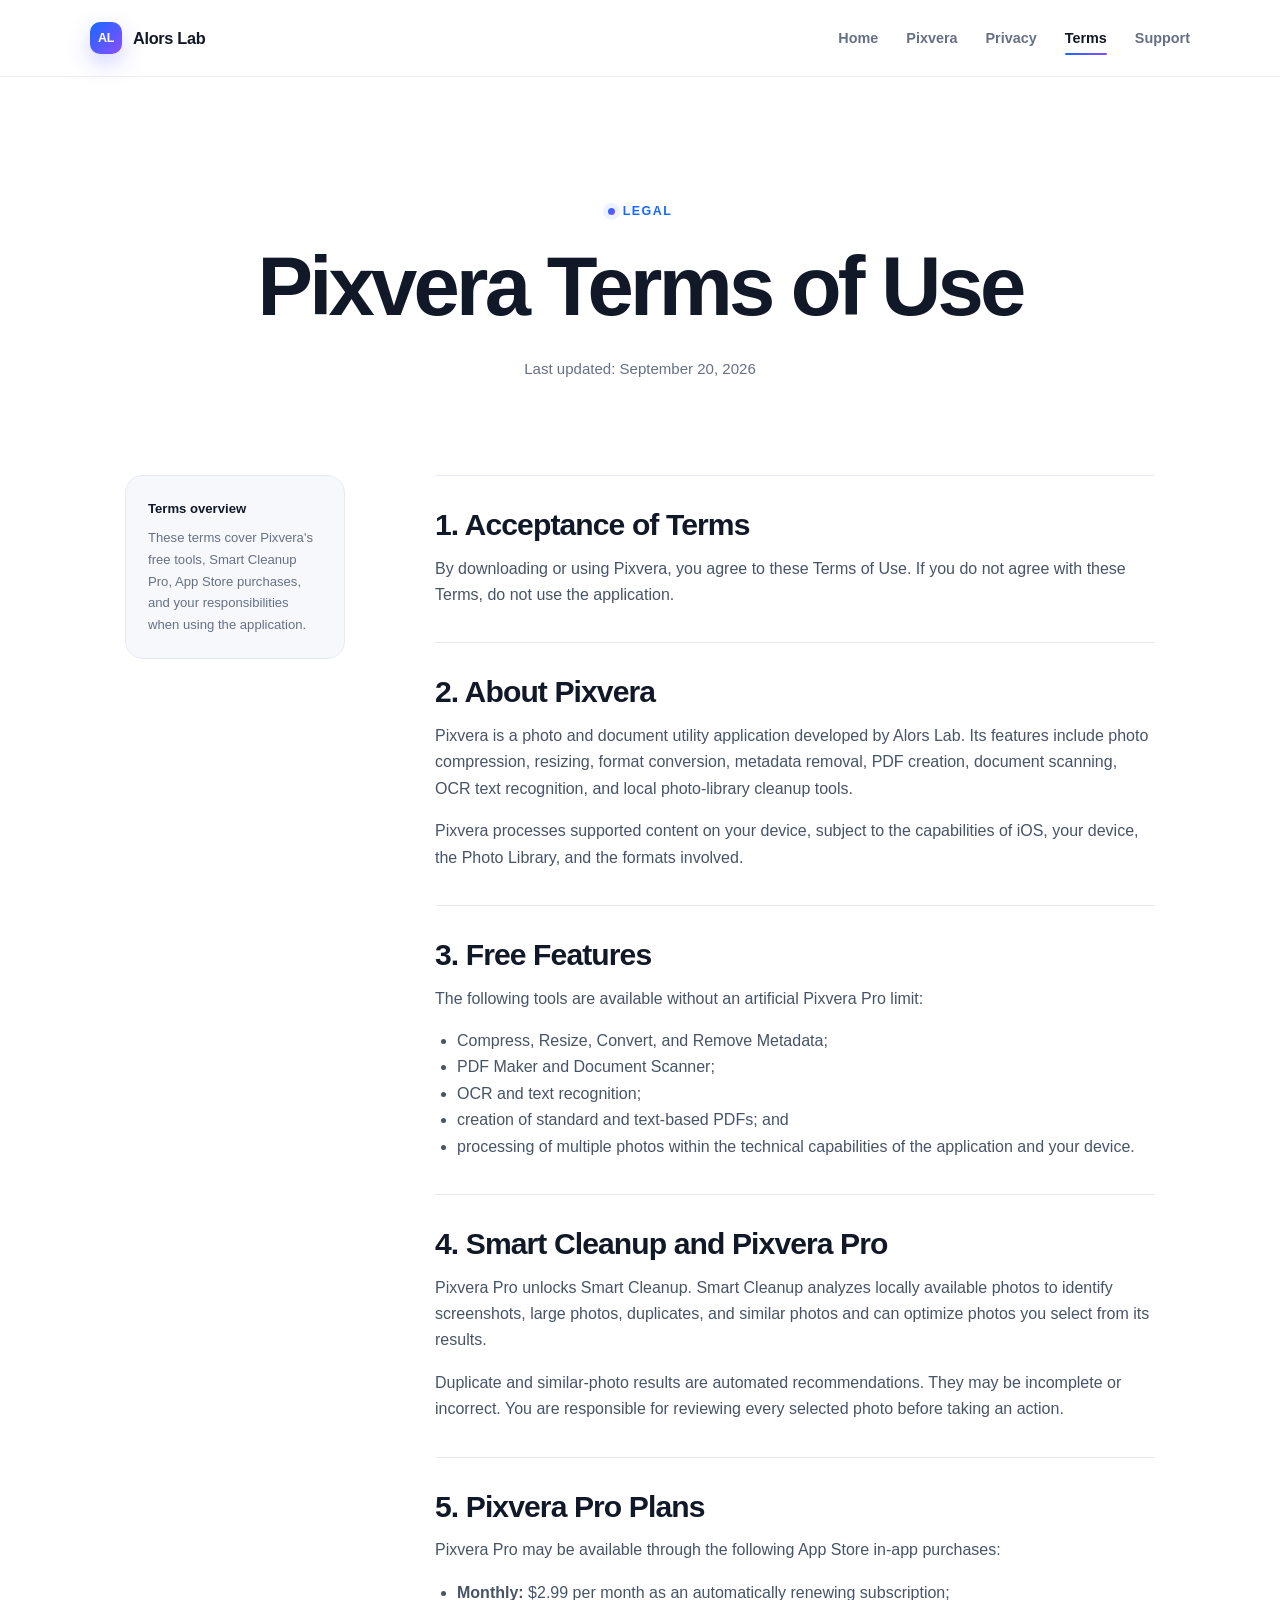
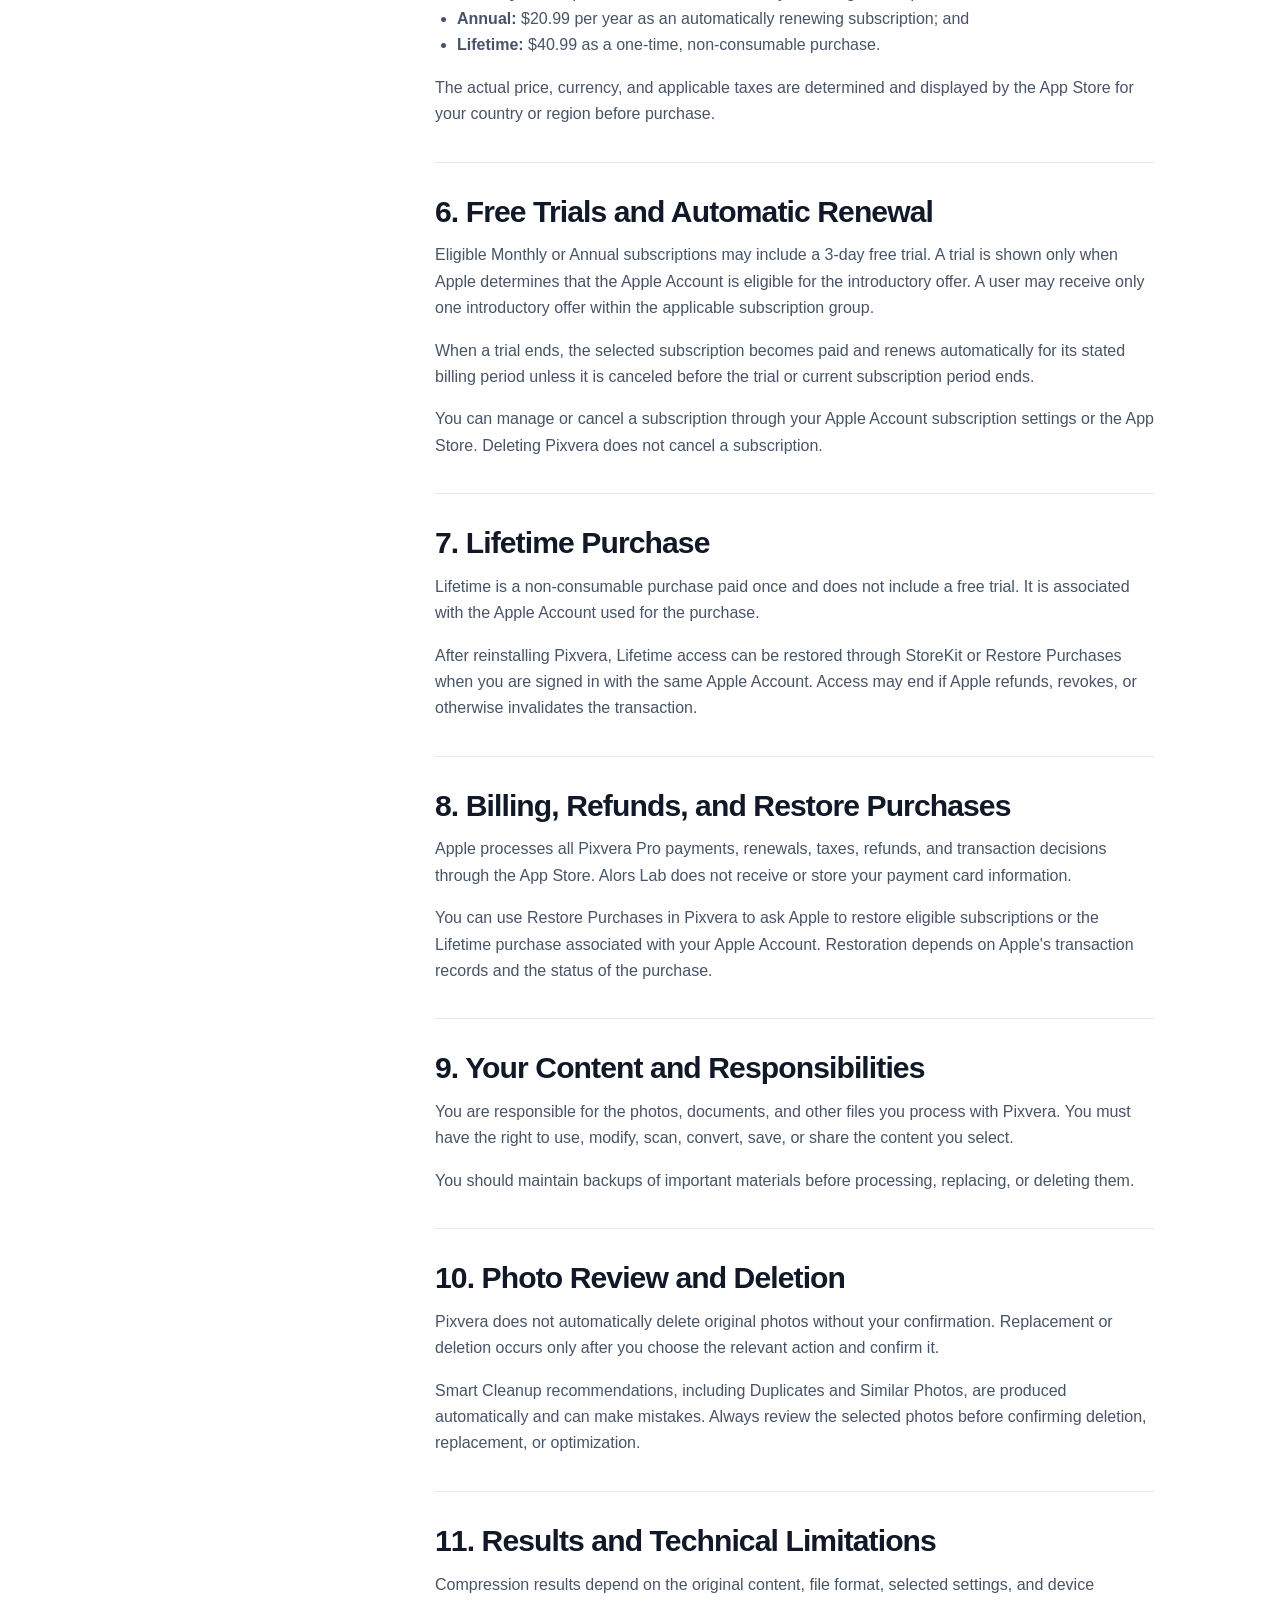
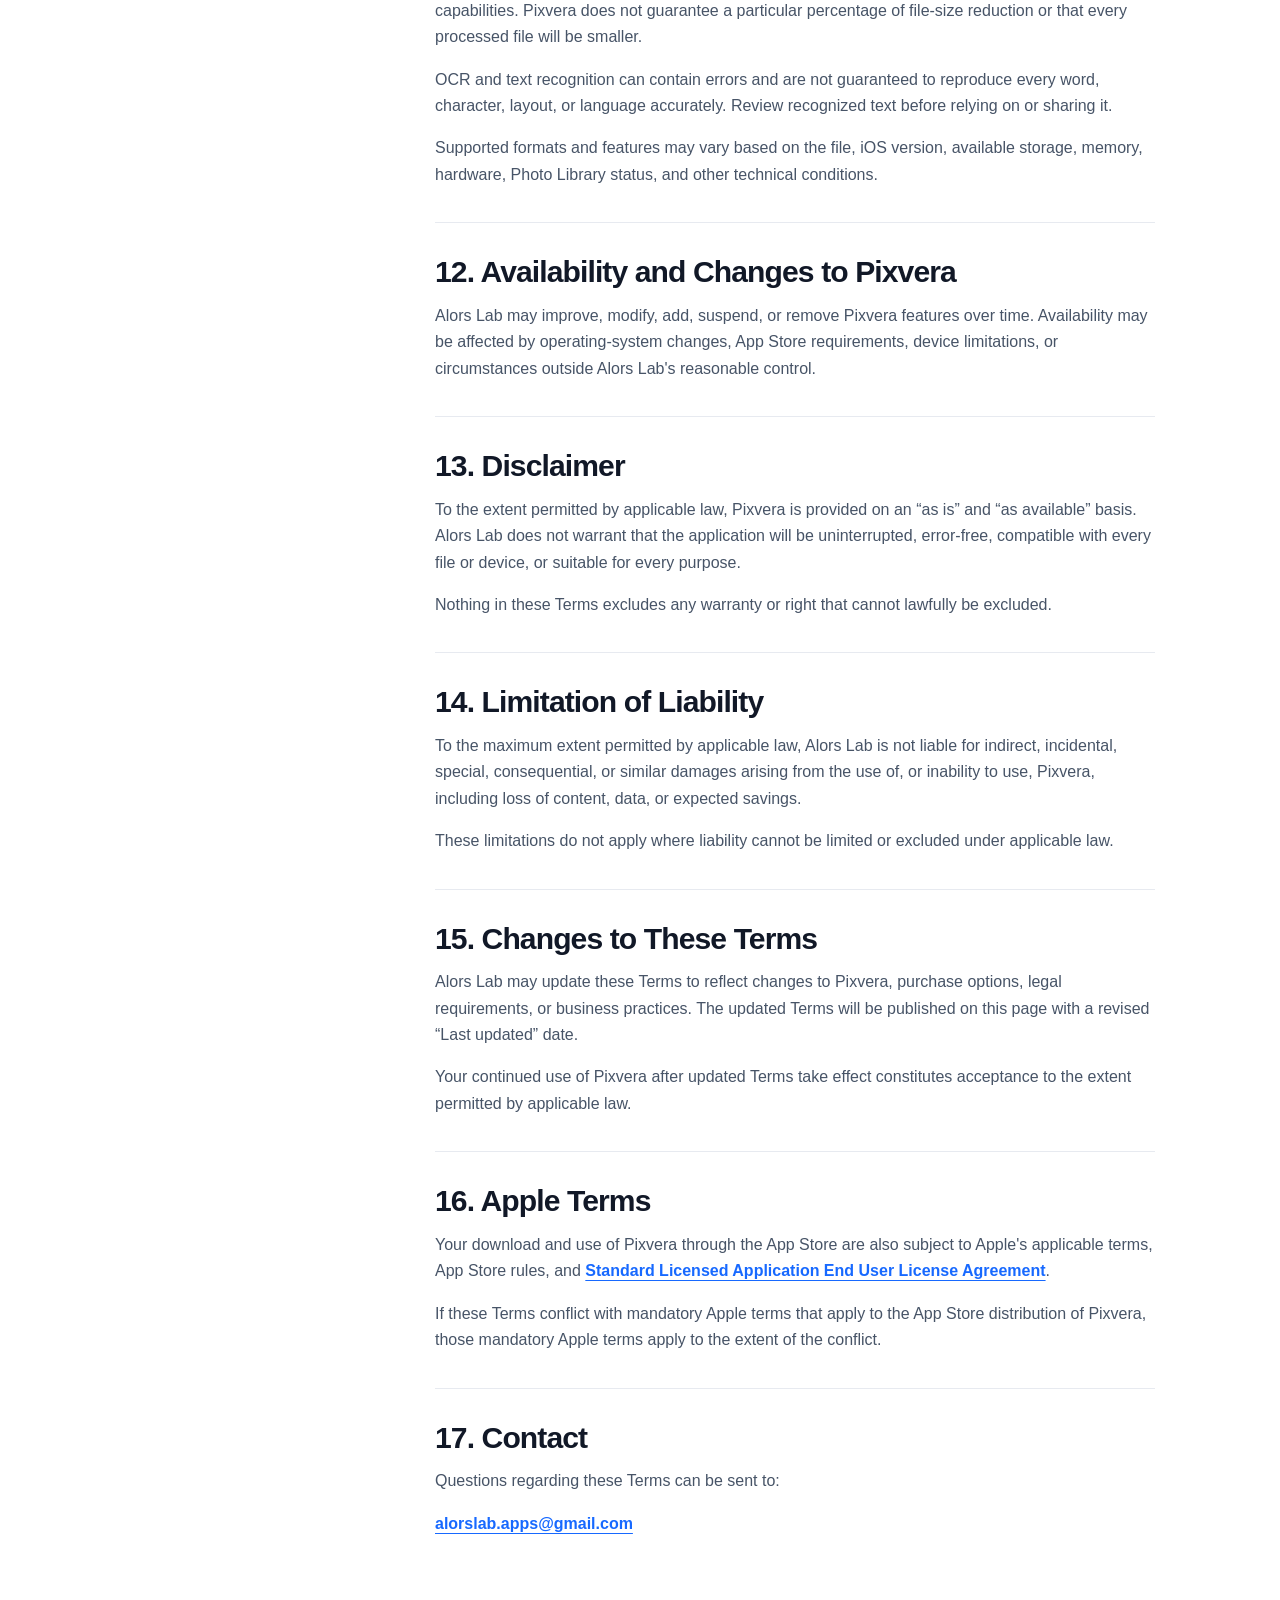
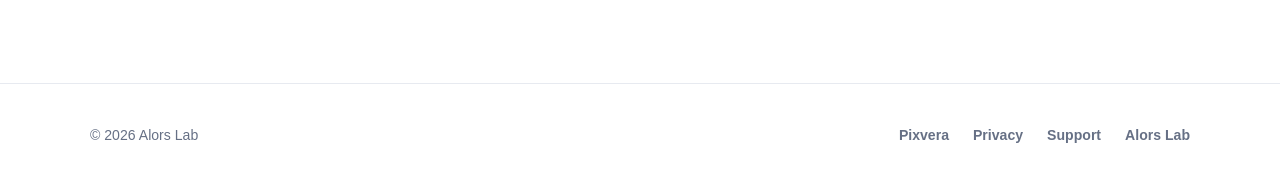
<file: pixvera/terms/index.html>
<!doctype html>
<html lang="en">
<head>
  <meta charset="utf-8">
  <meta name="viewport" content="width=device-width, initial-scale=1">
  <title>Pixvera Terms of Use — Alors Lab</title>
  <meta name="description" content="Terms governing your use of the Pixvera photo utility application.">
  <meta property="og:title" content="Pixvera Terms of Use — Alors Lab">
  <meta property="og:description" content="Terms governing your use of the Pixvera photo utility application.">
  <meta property="og:type" content="website">
  <link rel="icon" type="image/png" href="../../assets/pixvera-logo.png">
  <link rel="stylesheet" href="../../styles.css">
</head>
<body>
  <a class="skip-link" href="#main-content">Skip to content</a>
  <header class="site-header">
    <div class="container nav-wrap">
      <a class="brand" href="../../" aria-label="Alors Lab home">
        <span class="brand-mark" aria-hidden="true">AL</span>
        <span>Alors Lab</span>
      </a>
      <nav aria-label="Primary navigation">
        <ul class="nav-links">
          <li><a href="../../">Home</a></li>
          <li><a href="../">Pixvera</a></li>
          <li><a href="../privacy/">Privacy</a></li>
          <li><a href="./" aria-current="page">Terms</a></li>
          <li><a href="../support/">Support</a></li>
        </ul>
      </nav>
    </div>
  </header>

  <main id="main-content">
    <header class="legal-hero container">
      <p class="eyebrow">Legal</p>
      <h1>Pixvera Terms of Use</h1>
      <p class="updated">Last updated: September 20, 2026</p>
    </header>

    <div class="container legal-layout">
      <aside class="legal-index" aria-label="Document information">
        <strong>Terms overview</strong>
        <p>These terms cover Pixvera's free tools, Smart Cleanup Pro, App Store purchases, and your responsibilities when using the application.</p>
      </aside>
      <article class="legal-content">
        <section aria-labelledby="terms-1">
          <h2 id="terms-1">1. Acceptance of Terms</h2>
          <p>By downloading or using Pixvera, you agree to these Terms of Use. If you do not agree with these Terms, do not use the application.</p>
        </section>

        <section aria-labelledby="terms-2">
          <h2 id="terms-2">2. About Pixvera</h2>
          <p>Pixvera is a photo and document utility application developed by Alors Lab. Its features include photo compression, resizing, format conversion, metadata removal, PDF creation, document scanning, OCR text recognition, and local photo-library cleanup tools.</p>
          <p>Pixvera processes supported content on your device, subject to the capabilities of iOS, your device, the Photo Library, and the formats involved.</p>
        </section>

        <section aria-labelledby="terms-3">
          <h2 id="terms-3">3. Free Features</h2>
          <p>The following tools are available without an artificial Pixvera Pro limit:</p>
          <ul>
            <li>Compress, Resize, Convert, and Remove Metadata;</li>
            <li>PDF Maker and Document Scanner;</li>
            <li>OCR and text recognition;</li>
            <li>creation of standard and text-based PDFs; and</li>
            <li>processing of multiple photos within the technical capabilities of the application and your device.</li>
          </ul>
        </section>

        <section aria-labelledby="terms-4">
          <h2 id="terms-4">4. Smart Cleanup and Pixvera Pro</h2>
          <p>Pixvera Pro unlocks Smart Cleanup. Smart Cleanup analyzes locally available photos to identify screenshots, large photos, duplicates, and similar photos and can optimize photos you select from its results.</p>
          <p>Duplicate and similar-photo results are automated recommendations. They may be incomplete or incorrect. You are responsible for reviewing every selected photo before taking an action.</p>
        </section>

        <section aria-labelledby="terms-5">
          <h2 id="terms-5">5. Pixvera Pro Plans</h2>
          <p>Pixvera Pro may be available through the following App Store in-app purchases:</p>
          <ul>
            <li><strong>Monthly:</strong> $2.99 per month as an automatically renewing subscription;</li>
            <li><strong>Annual:</strong> $20.99 per year as an automatically renewing subscription; and</li>
            <li><strong>Lifetime:</strong> $40.99 as a one-time, non-consumable purchase.</li>
          </ul>
          <p>The actual price, currency, and applicable taxes are determined and displayed by the App Store for your country or region before purchase.</p>
        </section>

        <section aria-labelledby="terms-6">
          <h2 id="terms-6">6. Free Trials and Automatic Renewal</h2>
          <p>Eligible Monthly or Annual subscriptions may include a 3-day free trial. A trial is shown only when Apple determines that the Apple Account is eligible for the introductory offer. A user may receive only one introductory offer within the applicable subscription group.</p>
          <p>When a trial ends, the selected subscription becomes paid and renews automatically for its stated billing period unless it is canceled before the trial or current subscription period ends.</p>
          <p>You can manage or cancel a subscription through your Apple Account subscription settings or the App Store. Deleting Pixvera does not cancel a subscription.</p>
        </section>

        <section aria-labelledby="terms-7">
          <h2 id="terms-7">7. Lifetime Purchase</h2>
          <p>Lifetime is a non-consumable purchase paid once and does not include a free trial. It is associated with the Apple Account used for the purchase.</p>
          <p>After reinstalling Pixvera, Lifetime access can be restored through StoreKit or Restore Purchases when you are signed in with the same Apple Account. Access may end if Apple refunds, revokes, or otherwise invalidates the transaction.</p>
        </section>

        <section aria-labelledby="terms-8">
          <h2 id="terms-8">8. Billing, Refunds, and Restore Purchases</h2>
          <p>Apple processes all Pixvera Pro payments, renewals, taxes, refunds, and transaction decisions through the App Store. Alors Lab does not receive or store your payment card information.</p>
          <p>You can use Restore Purchases in Pixvera to ask Apple to restore eligible subscriptions or the Lifetime purchase associated with your Apple Account. Restoration depends on Apple's transaction records and the status of the purchase.</p>
        </section>

        <section aria-labelledby="terms-9">
          <h2 id="terms-9">9. Your Content and Responsibilities</h2>
          <p>You are responsible for the photos, documents, and other files you process with Pixvera. You must have the right to use, modify, scan, convert, save, or share the content you select.</p>
          <p>You should maintain backups of important materials before processing, replacing, or deleting them.</p>
        </section>

        <section aria-labelledby="terms-10">
          <h2 id="terms-10">10. Photo Review and Deletion</h2>
          <p>Pixvera does not automatically delete original photos without your confirmation. Replacement or deletion occurs only after you choose the relevant action and confirm it.</p>
          <p>Smart Cleanup recommendations, including Duplicates and Similar Photos, are produced automatically and can make mistakes. Always review the selected photos before confirming deletion, replacement, or optimization.</p>
        </section>

        <section aria-labelledby="terms-11">
          <h2 id="terms-11">11. Results and Technical Limitations</h2>
          <p>Compression results depend on the original content, file format, selected settings, and device capabilities. Pixvera does not guarantee a particular percentage of file-size reduction or that every processed file will be smaller.</p>
          <p>OCR and text recognition can contain errors and are not guaranteed to reproduce every word, character, layout, or language accurately. Review recognized text before relying on or sharing it.</p>
          <p>Supported formats and features may vary based on the file, iOS version, available storage, memory, hardware, Photo Library status, and other technical conditions.</p>
        </section>

        <section aria-labelledby="terms-12">
          <h2 id="terms-12">12. Availability and Changes to Pixvera</h2>
          <p>Alors Lab may improve, modify, add, suspend, or remove Pixvera features over time. Availability may be affected by operating-system changes, App Store requirements, device limitations, or circumstances outside Alors Lab's reasonable control.</p>
        </section>

        <section aria-labelledby="terms-13">
          <h2 id="terms-13">13. Disclaimer</h2>
          <p>To the extent permitted by applicable law, Pixvera is provided on an “as is” and “as available” basis. Alors Lab does not warrant that the application will be uninterrupted, error-free, compatible with every file or device, or suitable for every purpose.</p>
          <p>Nothing in these Terms excludes any warranty or right that cannot lawfully be excluded.</p>
        </section>

        <section aria-labelledby="terms-14">
          <h2 id="terms-14">14. Limitation of Liability</h2>
          <p>To the maximum extent permitted by applicable law, Alors Lab is not liable for indirect, incidental, special, consequential, or similar damages arising from the use of, or inability to use, Pixvera, including loss of content, data, or expected savings.</p>
          <p>These limitations do not apply where liability cannot be limited or excluded under applicable law.</p>
        </section>

        <section aria-labelledby="terms-15">
          <h2 id="terms-15">15. Changes to These Terms</h2>
          <p>Alors Lab may update these Terms to reflect changes to Pixvera, purchase options, legal requirements, or business practices. The updated Terms will be published on this page with a revised “Last updated” date.</p>
          <p>Your continued use of Pixvera after updated Terms take effect constitutes acceptance to the extent permitted by applicable law.</p>
        </section>

        <section aria-labelledby="terms-16">
          <h2 id="terms-16">16. Apple Terms</h2>
          <p>Your download and use of Pixvera through the App Store are also subject to Apple's applicable terms, App Store rules, and <a href="https://www.apple.com/legal/internet-services/itunes/dev/stdeula/">Standard Licensed Application End User License Agreement</a>.</p>
          <p>If these Terms conflict with mandatory Apple terms that apply to the App Store distribution of Pixvera, those mandatory Apple terms apply to the extent of the conflict.</p>
        </section>

        <section aria-labelledby="terms-17">
          <h2 id="terms-17">17. Contact</h2>
          <p>Questions regarding these Terms can be sent to:</p>
          <p><a class="email-link" href="mailto:alorslab.apps@gmail.com">alorslab.apps@gmail.com</a></p>
        </section>
      </article>
    </div>
  </main>

  <footer class="site-footer">
    <div class="container footer-wrap">
      <p class="footer-copy">© 2026 Alors Lab</p>
      <nav aria-label="Footer navigation">
        <ul class="footer-links">
          <li><a href="../">Pixvera</a></li>
          <li><a href="../privacy/">Privacy</a></li>
          <li><a href="../support/">Support</a></li>
          <li><a href="../../">Alors Lab</a></li>
        </ul>
      </nav>
    </div>
  </footer>
</body>
</html>
</file>
<file: styles.css>
:root {
  --background: #ffffff;
  --surface: #f7f8fc;
  --text: #111827;
  --secondary-text: #667085;
  --border: #e7eaf0;
  --blue: #1769ff;
  --purple: #8b4dff;
  --max-width: 1100px;
  --gradient: linear-gradient(135deg, var(--blue), var(--purple));
  --shadow: 0 24px 70px rgba(34, 57, 118, 0.12);
  --radius-large: 28px;
  --radius-medium: 20px;
}

*,
*::before,
*::after {
  box-sizing: border-box;
}

html {
  scroll-behavior: smooth;
  scroll-padding-top: 110px;
  overflow-x: clip;
}

body {
  margin: 0;
  min-width: 320px;
  overflow-x: clip;
  background: var(--background);
  color: var(--text);
  font-family: -apple-system, BlinkMacSystemFont, "Segoe UI", sans-serif;
  font-size: 16px;
  line-height: 1.65;
  -webkit-font-smoothing: antialiased;
}

a {
  color: inherit;
  text-decoration-thickness: 1px;
  text-underline-offset: 4px;
}

a:focus-visible,
button:focus-visible {
  outline: 3px solid rgba(23, 105, 255, 0.35);
  outline-offset: 4px;
  border-radius: 8px;
}

.skip-link {
  position: fixed;
  top: 12px;
  left: 12px;
  z-index: 100;
  padding: 10px 16px;
  border-radius: 10px;
  background: var(--text);
  color: #fff;
  transform: translateY(-160%);
  transition: transform 160ms ease;
}

.skip-link:focus {
  transform: translateY(0);
}

.container {
  width: min(calc(100% - 40px), var(--max-width));
  margin-inline: auto;
}

.site-header {
  position: sticky;
  top: 0;
  z-index: 20;
  border-bottom: 1px solid rgba(231, 234, 240, 0.8);
  background: rgba(255, 255, 255, 0.9);
  backdrop-filter: blur(16px);
  -webkit-backdrop-filter: blur(16px);
}

.nav-wrap {
  display: flex;
  align-items: center;
  justify-content: space-between;
  gap: 28px;
  min-height: 76px;
}

.brand {
  display: inline-flex;
  flex: 0 0 auto;
  align-items: center;
  gap: 11px;
  color: var(--text);
  font-size: 1.02rem;
  font-weight: 720;
  letter-spacing: -0.02em;
  text-decoration: none;
}

.brand-mark {
  display: grid;
  width: 32px;
  height: 32px;
  place-items: center;
  border-radius: 10px;
  background: var(--gradient);
  box-shadow: 0 9px 22px rgba(75, 79, 255, 0.25);
  color: #fff;
  font-size: 0.78rem;
  font-weight: 780;
}

.nav-links {
  display: flex;
  align-items: center;
  justify-content: flex-end;
  gap: clamp(14px, 2.2vw, 28px);
  margin: 0;
  padding: 0;
  list-style: none;
}

.nav-links a {
  position: relative;
  color: var(--secondary-text);
  font-size: 0.9rem;
  font-weight: 600;
  text-decoration: none;
  transition: color 160ms ease;
}

.nav-links a:hover,
.nav-links a[aria-current="page"] {
  color: var(--text);
}

.nav-links a[aria-current="page"]::after {
  position: absolute;
  right: 0;
  bottom: -9px;
  left: 0;
  height: 2px;
  border-radius: 999px;
  background: var(--gradient);
  content: "";
}

main {
  display: block;
}

.eyebrow {
  display: inline-flex;
  align-items: center;
  gap: 8px;
  margin: 0 0 18px;
  color: var(--blue);
  font-size: 0.78rem;
  font-weight: 760;
  letter-spacing: 0.12em;
  text-transform: uppercase;
}

.eyebrow::before {
  width: 7px;
  height: 7px;
  border-radius: 50%;
  background: var(--gradient);
  content: "";
  box-shadow: 0 0 0 5px rgba(23, 105, 255, 0.08);
}

h1,
h2,
h3,
p {
  margin-top: 0;
}

h1,
h2,
h3 {
  line-height: 1.12;
  letter-spacing: -0.045em;
}

h1 {
  max-width: 820px;
  margin-bottom: 24px;
  font-size: clamp(3.1rem, 9vw, 6.8rem);
  font-weight: 770;
}

h2 {
  margin-bottom: 18px;
  font-size: clamp(2rem, 5vw, 3.6rem);
  font-weight: 740;
}

h3 {
  margin-bottom: 10px;
  font-size: 1.24rem;
  font-weight: 700;
  letter-spacing: -0.025em;
}

.gradient-text {
  background: var(--gradient);
  background-clip: text;
  -webkit-background-clip: text;
  color: transparent;
}

.hero {
  position: relative;
  display: grid;
  min-height: 720px;
  align-items: center;
  padding: 100px 0;
  isolation: isolate;
}

.hero::before,
.hero::after {
  position: absolute;
  z-index: -1;
  border-radius: 50%;
  content: "";
  filter: blur(2px);
  pointer-events: none;
}

.hero::before {
  top: 8%;
  right: -11%;
  width: min(48vw, 590px);
  height: min(48vw, 590px);
  background: radial-gradient(circle, rgba(139, 77, 255, 0.13), rgba(139, 77, 255, 0) 68%);
}

.hero::after {
  bottom: 4%;
  left: -12%;
  width: min(38vw, 460px);
  height: min(38vw, 460px);
  background: radial-gradient(circle, rgba(23, 105, 255, 0.1), rgba(23, 105, 255, 0) 69%);
}

.hero-grid {
  display: grid;
  grid-template-columns: minmax(0, 1.2fr) minmax(300px, 0.8fr);
  align-items: center;
  gap: clamp(48px, 8vw, 100px);
}

.hero-copy > p:not(.eyebrow) {
  max-width: 650px;
  margin-bottom: 34px;
  color: var(--secondary-text);
  font-size: clamp(1.06rem, 2vw, 1.24rem);
}

.actions {
  display: flex;
  flex-wrap: wrap;
  gap: 12px;
}

.button {
  display: inline-flex;
  min-height: 50px;
  align-items: center;
  justify-content: center;
  gap: 9px;
  padding: 12px 20px;
  border: 1px solid transparent;
  border-radius: 14px;
  background: var(--gradient);
  box-shadow: 0 10px 26px rgba(60, 82, 235, 0.2);
  color: #fff;
  font-size: 0.94rem;
  font-weight: 680;
  text-decoration: none;
  transition: transform 160ms ease, box-shadow 160ms ease;
}

.button:hover {
  box-shadow: 0 14px 30px rgba(60, 82, 235, 0.28);
  transform: translateY(-2px);
}

.button::after {
  content: "\2192";
  font-size: 1.12em;
}

.button-secondary {
  border-color: var(--border);
  background: #fff;
  box-shadow: none;
  color: var(--text);
}

.button[aria-disabled="true"] {
  cursor: default;
  box-shadow: none;
  opacity: 0.72;
  pointer-events: none;
}

.button[aria-disabled="true"]::after {
  display: none;
}

.product-visual {
  position: relative;
  min-height: 430px;
}

.device-card {
  position: absolute;
  inset: 8% 6% 3% 12%;
  overflow: hidden;
  border: 1px solid rgba(255, 255, 255, 0.65);
  border-radius: 42px;
  background: linear-gradient(160deg, #f4f7ff, #ebe7ff);
  box-shadow: var(--shadow);
  transform: rotate(4deg);
}

.device-card::before {
  position: absolute;
  inset: 20px;
  border-radius: 28px;
  background:
    linear-gradient(145deg, rgba(255, 255, 255, 0.9), rgba(255, 255, 255, 0.45)),
    linear-gradient(135deg, rgba(23, 105, 255, 0.18), rgba(139, 77, 255, 0.24));
  content: "";
}

.visual-orb {
  position: absolute;
  z-index: 2;
  top: 17%;
  left: 23%;
  display: grid;
  width: 150px;
  height: 150px;
  place-items: center;
  border: 1px solid rgba(255, 255, 255, 0.7);
  border-radius: 38px;
  background: var(--gradient);
  box-shadow: 0 26px 52px rgba(64, 70, 220, 0.31);
  color: #fff;
  font-size: 2.2rem;
  font-weight: 780;
  letter-spacing: -0.08em;
  transform: rotate(-8deg);
}

.visual-orb img {
  display: block;
  width: 72%;
  height: 72%;
  object-fit: contain;
  filter: invert(1);
}

.visual-chip {
  position: absolute;
  z-index: 3;
  right: 1%;
  bottom: 13%;
  width: 190px;
  padding: 18px;
  border: 1px solid rgba(255, 255, 255, 0.75);
  border-radius: 18px;
  background: rgba(255, 255, 255, 0.88);
  box-shadow: 0 18px 42px rgba(31, 41, 79, 0.13);
  backdrop-filter: blur(14px);
  transform: rotate(-4deg);
}

.visual-chip strong,
.visual-chip span {
  display: block;
}

.visual-chip strong {
  margin-bottom: 3px;
  font-size: 0.9rem;
}

.visual-chip span {
  color: var(--secondary-text);
  font-size: 0.76rem;
}

.section {
  padding: clamp(76px, 10vw, 124px) 0;
}

.section-soft {
  background: var(--surface);
}

.section-heading {
  max-width: 700px;
  margin-bottom: 42px;
}

.section-heading p,
.lead {
  color: var(--secondary-text);
  font-size: 1.08rem;
}

.product-showcase {
  position: relative;
  overflow: hidden;
  display: grid;
  grid-template-columns: minmax(0, 1.1fr) minmax(260px, 0.9fr);
  align-items: center;
  gap: 48px;
  padding: clamp(30px, 6vw, 68px);
  border: 1px solid var(--border);
  border-radius: var(--radius-large);
  background: #fff;
  box-shadow: 0 20px 60px rgba(35, 52, 100, 0.07);
}

.product-showcase::after {
  position: absolute;
  right: -80px;
  bottom: -150px;
  width: 360px;
  height: 360px;
  border-radius: 50%;
  background: radial-gradient(circle, rgba(139, 77, 255, 0.16), transparent 68%);
  content: "";
  pointer-events: none;
}

.showcase-icon {
  position: relative;
  z-index: 1;
  display: grid;
  aspect-ratio: 1;
  width: min(100%, 300px);
  place-items: center;
  justify-self: end;
  border-radius: 32%;
  background: var(--gradient);
  box-shadow: 0 26px 55px rgba(64, 70, 220, 0.26);
  color: #fff;
  font-size: clamp(3rem, 7vw, 5.2rem);
  font-weight: 780;
  letter-spacing: -0.08em;
  transform: rotate(3deg);
}

.showcase-icon img {
  display: block;
  width: 72%;
  height: 72%;
  object-fit: contain;
  filter: invert(1);
}

.about-grid,
.privacy-grid,
.pro-card {
  display: grid;
  grid-template-columns: minmax(0, 1fr) minmax(0, 1fr);
  align-items: center;
  gap: clamp(36px, 8vw, 90px);
}

.principles {
  display: grid;
  grid-template-columns: repeat(3, 1fr);
  gap: 14px;
}

.principle {
  padding: 24px 20px;
  border: 1px solid var(--border);
  border-radius: var(--radius-medium);
  background: #fff;
}

.principle-number {
  display: inline-block;
  margin-bottom: 22px;
  background: var(--gradient);
  background-clip: text;
  -webkit-background-clip: text;
  color: transparent;
  font-size: 0.78rem;
  font-weight: 800;
  letter-spacing: 0.08em;
}

.principle p,
.feature-card p,
.info-card p,
.pro-card p {
  margin-bottom: 0;
  color: var(--secondary-text);
}

.contact-panel {
  display: flex;
  align-items: center;
  justify-content: space-between;
  gap: 32px;
  padding: clamp(32px, 6vw, 62px);
  border-radius: var(--radius-large);
  background: var(--text);
  color: #fff;
}

.contact-panel h2 {
  margin-bottom: 10px;
}

.contact-panel p {
  margin-bottom: 0;
  color: #b7bfce;
}

.contact-panel .button {
  flex: 0 0 auto;
  background: #fff;
  box-shadow: none;
  color: var(--text);
}

.product-hero h1 {
  font-size: clamp(3.8rem, 11vw, 8rem);
}

.feature-grid {
  display: grid;
  grid-template-columns: repeat(2, minmax(0, 1fr));
  gap: 18px;
}

.feature-card,
.info-card {
  border: 1px solid var(--border);
  border-radius: var(--radius-medium);
  background: #fff;
}

.feature-card {
  padding: clamp(26px, 4vw, 38px);
}

.feature-icon {
  display: grid;
  width: 46px;
  height: 46px;
  margin-bottom: 46px;
  place-items: center;
  border-radius: 14px;
  background: linear-gradient(135deg, rgba(23, 105, 255, 0.11), rgba(139, 77, 255, 0.13));
  color: var(--blue);
  font-size: 0.78rem;
  font-weight: 800;
}

.privacy-visual {
  position: relative;
  display: grid;
  min-height: 330px;
  place-items: center;
  overflow: hidden;
  border-radius: var(--radius-large);
  background: linear-gradient(145deg, #eef4ff, #f3edff);
}

.privacy-symbol {
  position: relative;
  width: 130px;
  height: 112px;
  border-radius: 28px;
  background: var(--gradient);
  box-shadow: 0 24px 50px rgba(64, 70, 220, 0.25);
}

.privacy-symbol::before {
  position: absolute;
  top: -64px;
  left: 31px;
  width: 68px;
  height: 84px;
  border: 14px solid var(--blue);
  border-bottom: 0;
  border-radius: 46px 46px 0 0;
  content: "";
}

.privacy-symbol::after {
  position: absolute;
  top: 43px;
  left: 59px;
  width: 12px;
  height: 27px;
  border-radius: 999px;
  background: #fff;
  content: "";
}

.pro-card {
  padding: clamp(34px, 6vw, 64px);
  border: 1px solid var(--border);
  border-radius: var(--radius-large);
  background: #fff;
}

.pro-label {
  justify-self: end;
  padding: 12px 16px;
  border: 1px solid rgba(23, 105, 255, 0.15);
  border-radius: 999px;
  background: linear-gradient(135deg, rgba(23, 105, 255, 0.08), rgba(139, 77, 255, 0.1));
  color: var(--blue);
  font-size: 0.82rem;
  font-weight: 760;
  letter-spacing: 0.06em;
  text-transform: uppercase;
}

.legal-hero,
.support-hero {
  padding: clamp(72px, 10vw, 120px) 0 48px;
  text-align: center;
}

.legal-hero h1,
.support-hero h1 {
  max-width: 900px;
  margin-right: auto;
  margin-left: auto;
  font-size: clamp(2.65rem, 7vw, 5.2rem);
}

.updated {
  color: var(--secondary-text);
  font-size: 0.94rem;
}

.legal-layout {
  display: grid;
  grid-template-columns: 220px minmax(0, 720px);
  justify-content: center;
  gap: clamp(40px, 8vw, 90px);
  padding: 30px 0 clamp(80px, 11vw, 130px);
}

.legal-index {
  position: sticky;
  top: 112px;
  align-self: start;
  padding: 22px;
  border: 1px solid var(--border);
  border-radius: 18px;
  background: var(--surface);
}

.legal-index strong {
  display: block;
  margin-bottom: 8px;
  font-size: 0.82rem;
}

.legal-index p {
  margin-bottom: 0;
  color: var(--secondary-text);
  font-size: 0.82rem;
}

.legal-content section {
  padding-top: 32px;
  border-top: 1px solid var(--border);
}

.legal-content section + section {
  margin-top: 34px;
}

.legal-content h2 {
  margin-bottom: 14px;
  font-size: clamp(1.45rem, 3vw, 1.88rem);
  letter-spacing: -0.03em;
}

.legal-content p,
.legal-content li {
  color: #475467;
}

.legal-content ul {
  padding-left: 22px;
}

.legal-content a,
.email-link {
  color: var(--blue);
  font-weight: 620;
  overflow-wrap: anywhere;
}

.support-layout {
  display: grid;
  grid-template-columns: minmax(0, 0.72fr) minmax(0, 1.28fr);
  align-items: start;
  gap: clamp(32px, 7vw, 74px);
  padding: 26px 0 clamp(80px, 11vw, 130px);
}

.support-sidebar {
  position: sticky;
  top: 110px;
}

.email-card,
.app-info {
  padding: 28px;
  border: 1px solid var(--border);
  border-radius: var(--radius-medium);
  background: var(--surface);
}

.email-card p {
  color: var(--secondary-text);
}

.email-card .button {
  width: 100%;
}

.app-info {
  margin-top: 16px;
  background: #fff;
}

.info-list {
  margin: 0;
}

.info-row {
  display: grid;
  grid-template-columns: 88px 1fr;
  gap: 14px;
  padding: 10px 0;
  border-bottom: 1px solid var(--border);
}

.info-row:last-child {
  border-bottom: 0;
}

.info-row dt {
  color: var(--secondary-text);
}

.info-row dd {
  margin: 0;
  font-weight: 620;
  overflow-wrap: anywhere;
}

.faq h2 {
  margin-bottom: 24px;
  font-size: clamp(2rem, 4vw, 3rem);
}

.faq-item {
  padding: 28px 0;
  border-top: 1px solid var(--border);
}

.faq-item:last-child {
  border-bottom: 1px solid var(--border);
}

.faq-item p:last-child {
  margin-bottom: 0;
  color: var(--secondary-text);
}

.steps {
  padding: 16px 18px;
  border-radius: 12px;
  background: var(--surface);
  color: var(--text) !important;
  font-weight: 620;
}

.site-footer {
  padding: 38px 0;
  border-top: 1px solid var(--border);
}

.footer-wrap {
  display: flex;
  align-items: center;
  justify-content: space-between;
  gap: 28px;
}

.footer-copy {
  margin: 0;
  color: var(--secondary-text);
  font-size: 0.88rem;
}

.footer-links {
  display: flex;
  flex-wrap: wrap;
  justify-content: flex-end;
  gap: 12px 24px;
  margin: 0;
  padding: 0;
  list-style: none;
}

.footer-links a {
  color: var(--secondary-text);
  font-size: 0.88rem;
  font-weight: 590;
  text-decoration: none;
}

.footer-links a:hover {
  color: var(--text);
}

@media (max-width: 800px) {
  .hero {
    min-height: auto;
    padding: 80px 0;
  }

  .hero-grid,
  .product-showcase,
  .about-grid,
  .privacy-grid,
  .pro-card,
  .support-layout {
    grid-template-columns: 1fr;
  }

  .product-visual {
    min-height: 380px;
  }

  .showcase-icon {
    width: min(72%, 260px);
    justify-self: center;
  }

  .support-sidebar {
    position: static;
  }

  .legal-layout {
    grid-template-columns: 1fr;
  }

  .legal-index {
    position: static;
  }
}

@media (max-width: 680px) {
  .container {
    width: min(calc(100% - 32px), var(--max-width));
  }

  .nav-wrap {
    display: block;
    min-height: auto;
    padding: 15px 0 13px;
  }

  .brand {
    margin-bottom: 12px;
  }

  .nav-links {
    justify-content: flex-start;
    gap: 10px 18px;
    overflow-x: auto;
    padding-bottom: 3px;
    scrollbar-width: none;
  }

  .nav-links::-webkit-scrollbar {
    display: none;
  }

  .nav-links a {
    white-space: nowrap;
  }

  .nav-links a[aria-current="page"]::after {
    bottom: -5px;
  }

  .hero-grid {
    gap: 34px;
  }

  .hero-copy > p:not(.eyebrow) {
    font-size: 1rem;
  }

  .product-visual {
    min-height: 310px;
  }

  .visual-orb {
    width: 112px;
    height: 112px;
    border-radius: 30px;
    font-size: 1.8rem;
  }

  .visual-chip {
    width: 165px;
    padding: 14px;
  }

  .feature-grid,
  .principles {
    grid-template-columns: 1fr;
  }

  .feature-icon {
    margin-bottom: 28px;
  }

  .contact-panel,
  .footer-wrap {
    align-items: flex-start;
    flex-direction: column;
  }

  .contact-panel .button {
    width: 100%;
  }

  .pro-label {
    justify-self: start;
  }

  .footer-links {
    justify-content: flex-start;
  }
}

@media (max-width: 390px) {
  .nav-links {
    gap: 10px;
  }

  .nav-links a {
    font-size: 0.78rem;
  }

  h1 {
    font-size: 2.85rem;
  }

  .product-hero h1 {
    font-size: 3.45rem;
  }

  .button {
    width: 100%;
  }

  .product-visual {
    min-height: 270px;
  }

  .visual-chip {
    right: -2%;
    bottom: 5%;
  }

  .info-row {
    grid-template-columns: 1fr;
    gap: 0;
  }
}

@media (prefers-reduced-motion: reduce) {
  html {
    scroll-behavior: auto;
  }

  *,
  *::before,
  *::after {
    scroll-behavior: auto !important;
    transition: none !important;
  }
}
</file>
